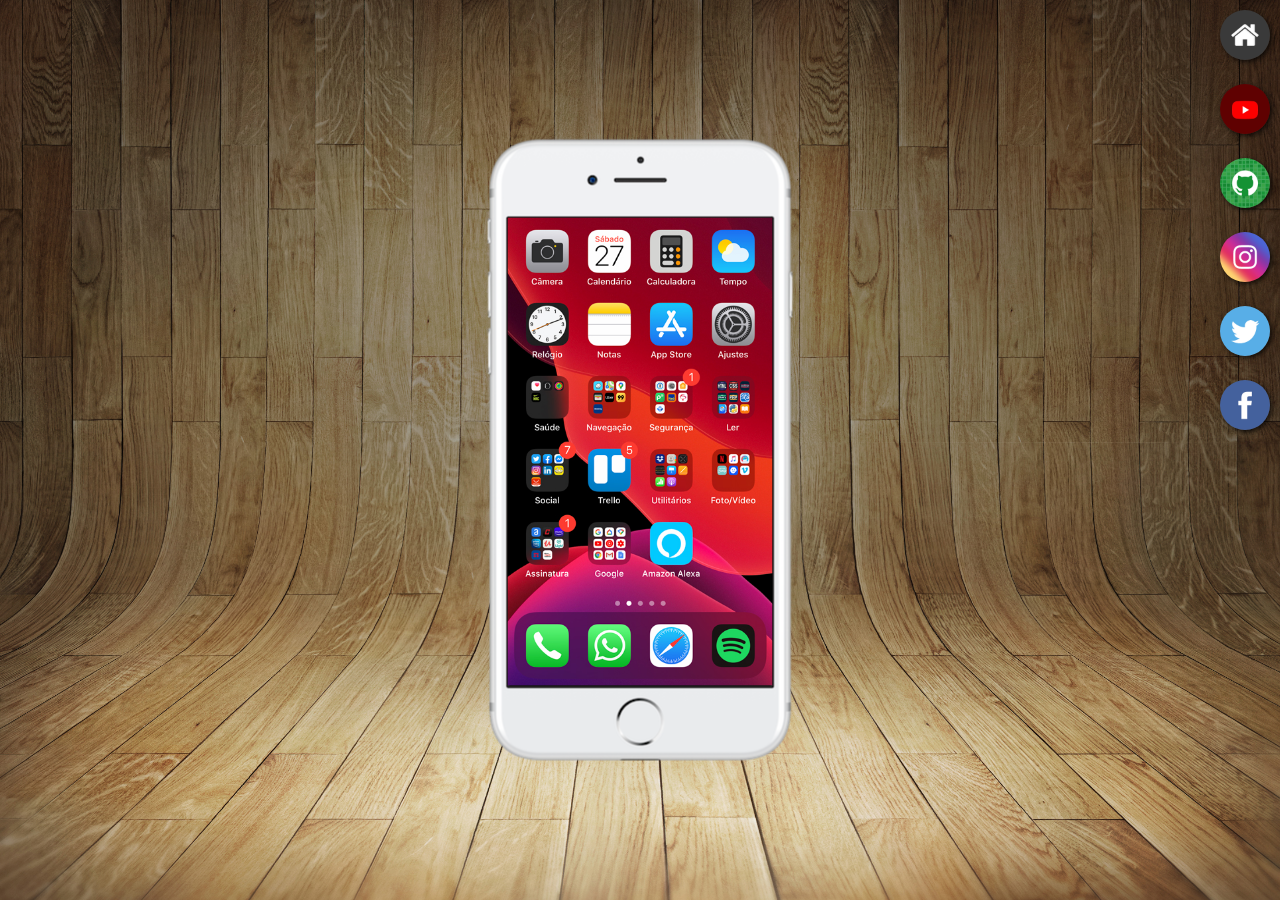
<file: index.html>
<!DOCTYPE html>
<html lang="pt-br">
<head>
    <meta charset="UTF-8">
    <meta http-equiv="X-UA-Compatible" content="IE=edge">
    <meta name="viewport" content="width=device-width, initial-scale=1.0">
    <link rel="shortcut icon" href="favicon.ico" type="image/x-icon">
    <link rel="stylesheet" href="estilos/style.css">
    <title>Projeto Redes Sociais</title>
</head>
<body>
    <main>
        <section id="telefone">
            <iframe src="home.html" name="tela" id="tela"  frameborder="0"></iframe>
        </section>
        <section id="redes-sociais">
            <a href="home.html" target="tela"><img src="imagens/logo-home.jpg" alt="Home"></a><br>
            <a href="youtube.html" target="tela"><img src="imagens/logo-youtube.jpg" alt="Youtube"></a><br>
            <a href="github.html" target="tela"><img src="imagens/logo-github.jpg" alt="Github"></a><br>
            <a href="instagram.html" target="tela"><img src="imagens/logo-instagram.jpg" alt="Instagram"></a><br>
            <a href="twitter.html" target="tela"><img src="imagens/logo-twitter.jpg" alt="Twitter"></a><br>
            <a href="facebook.html" target="tela"><img src="imagens/logo-facebook.jpg" alt="Facebook"></a>
        </section>
    </main>
</body>
</html>
</file>
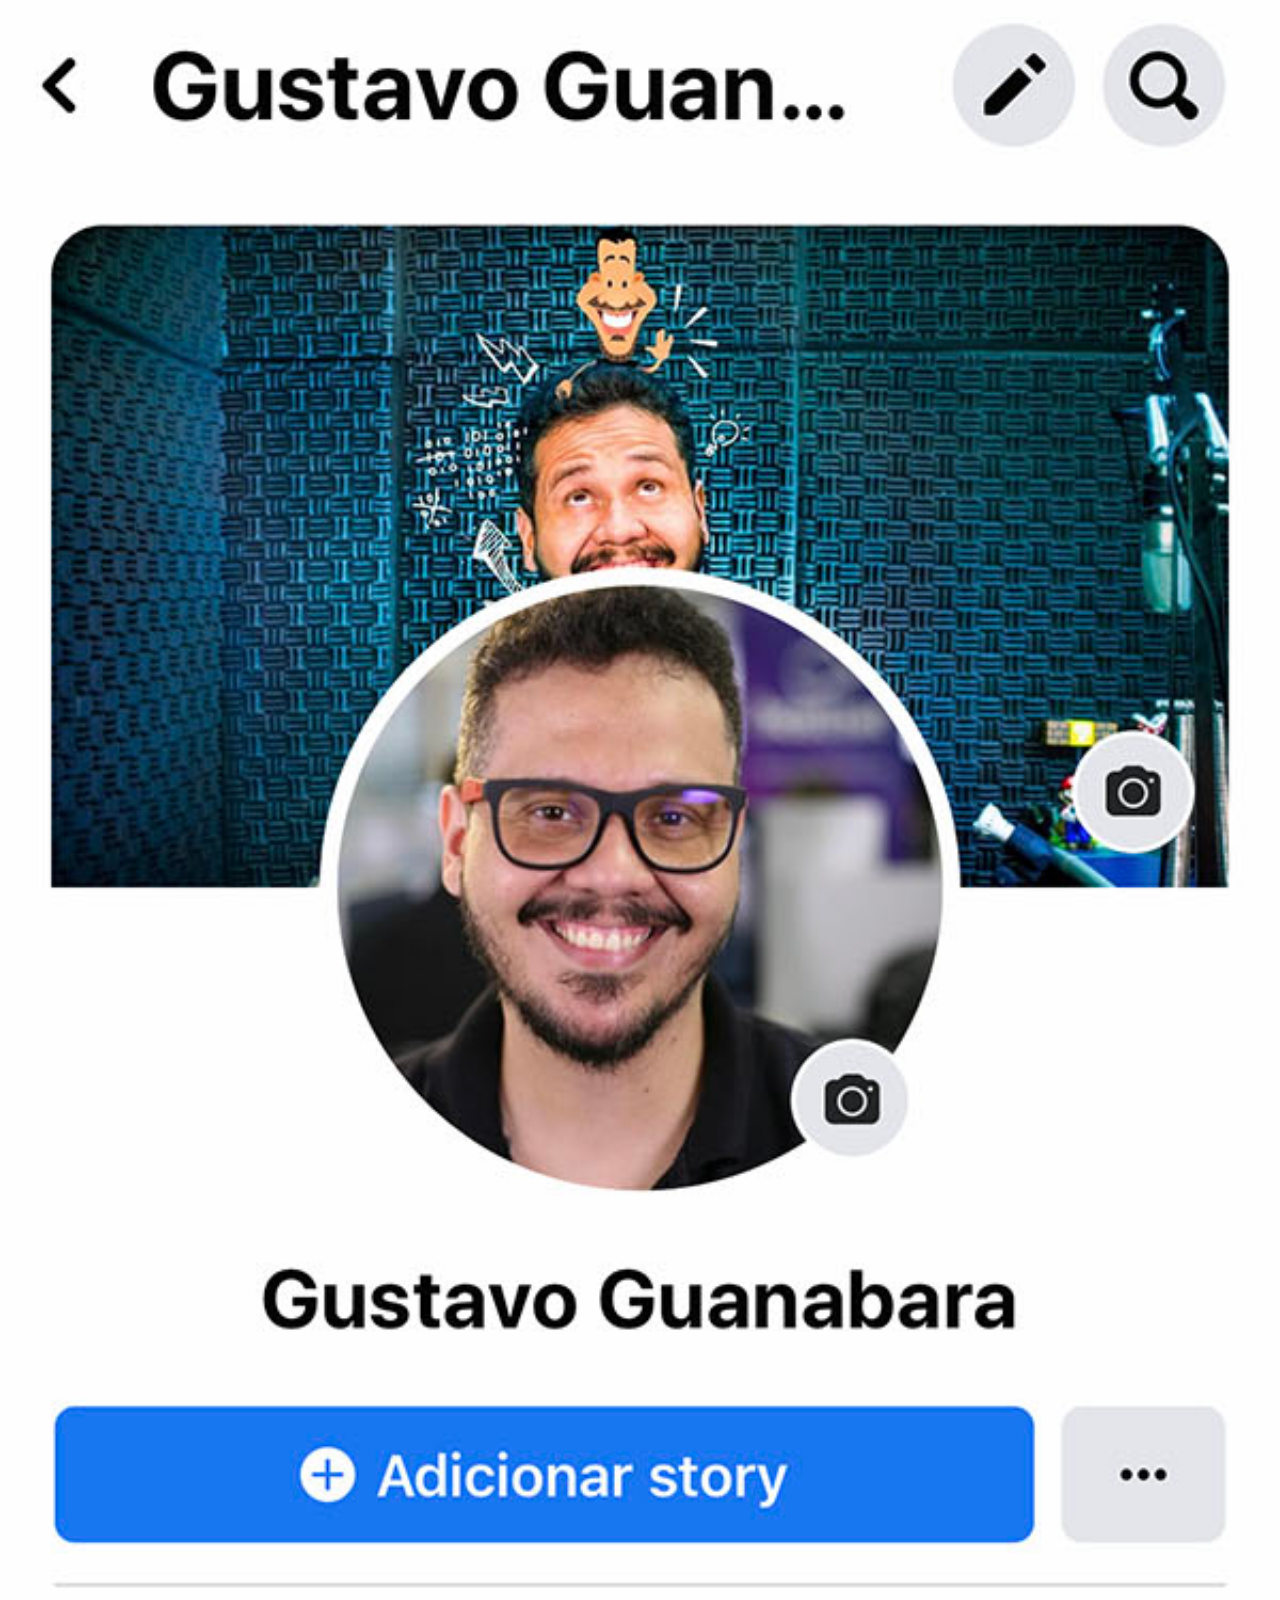
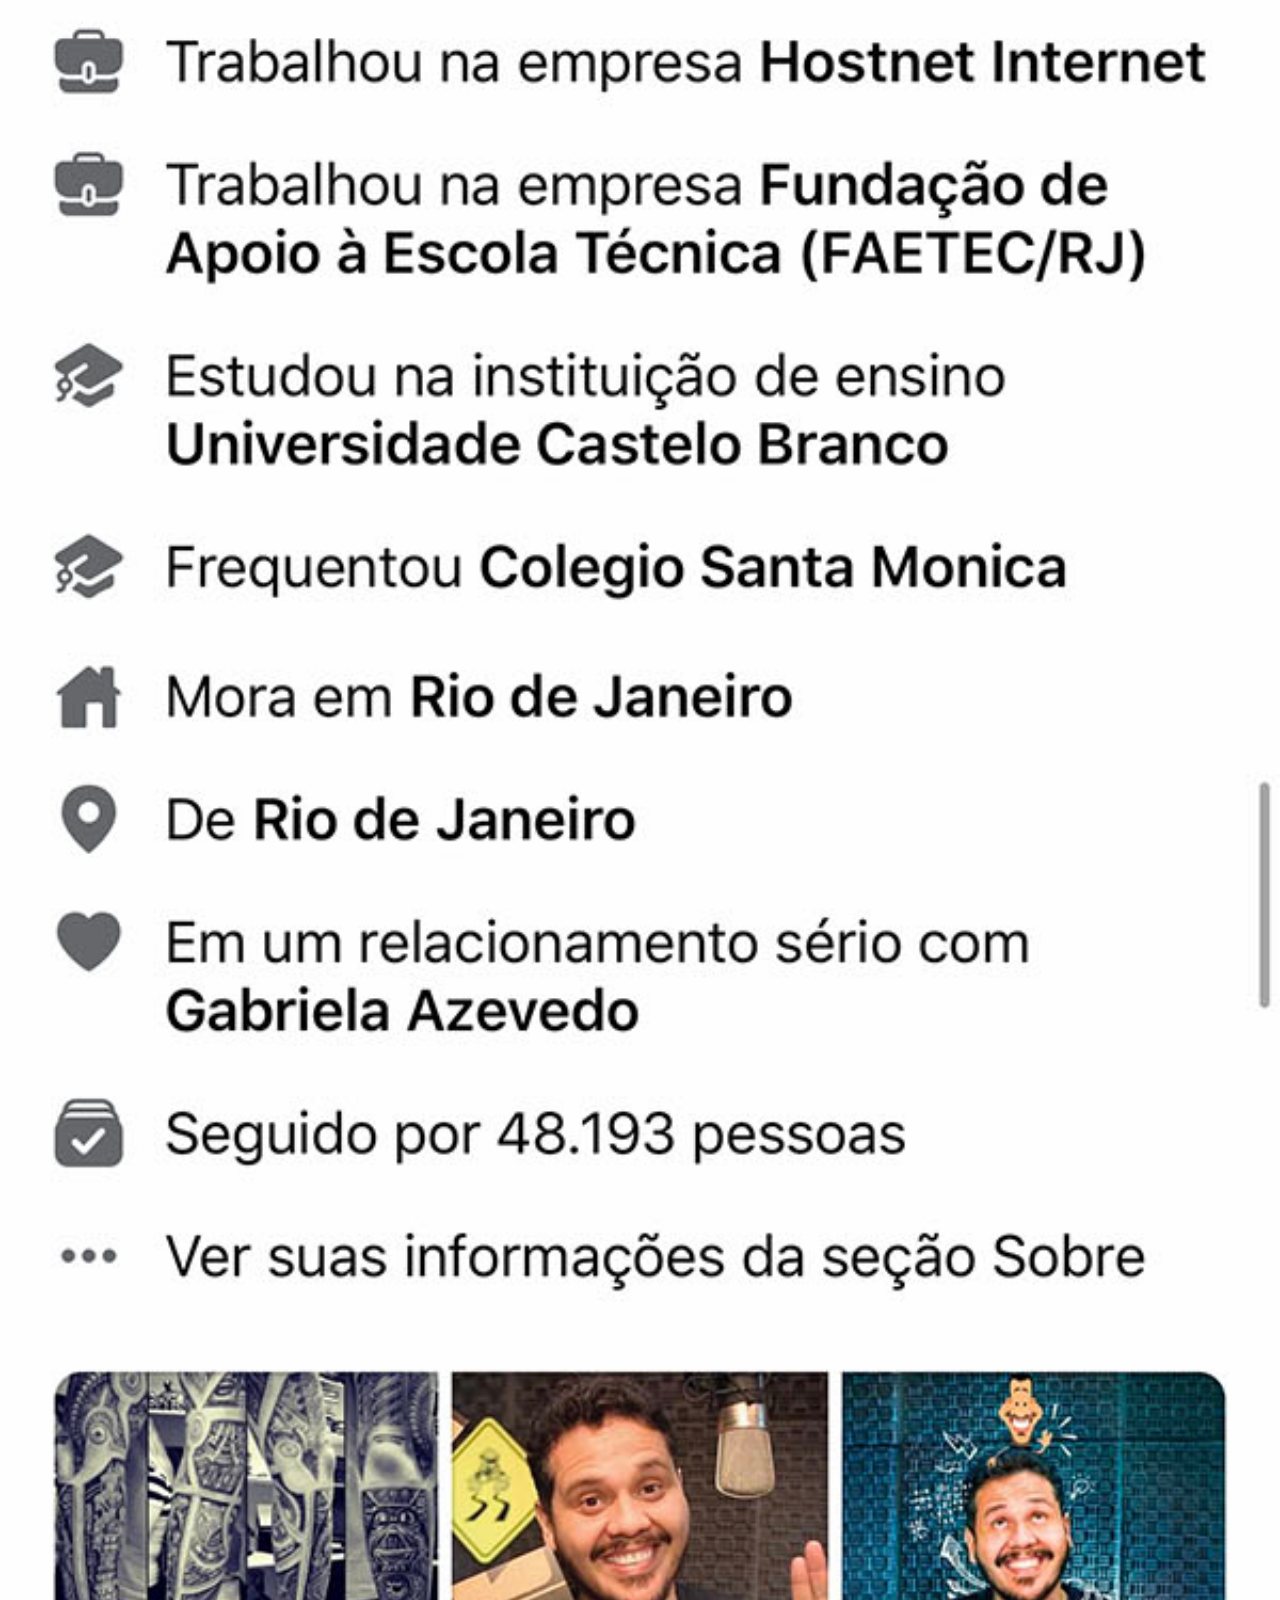
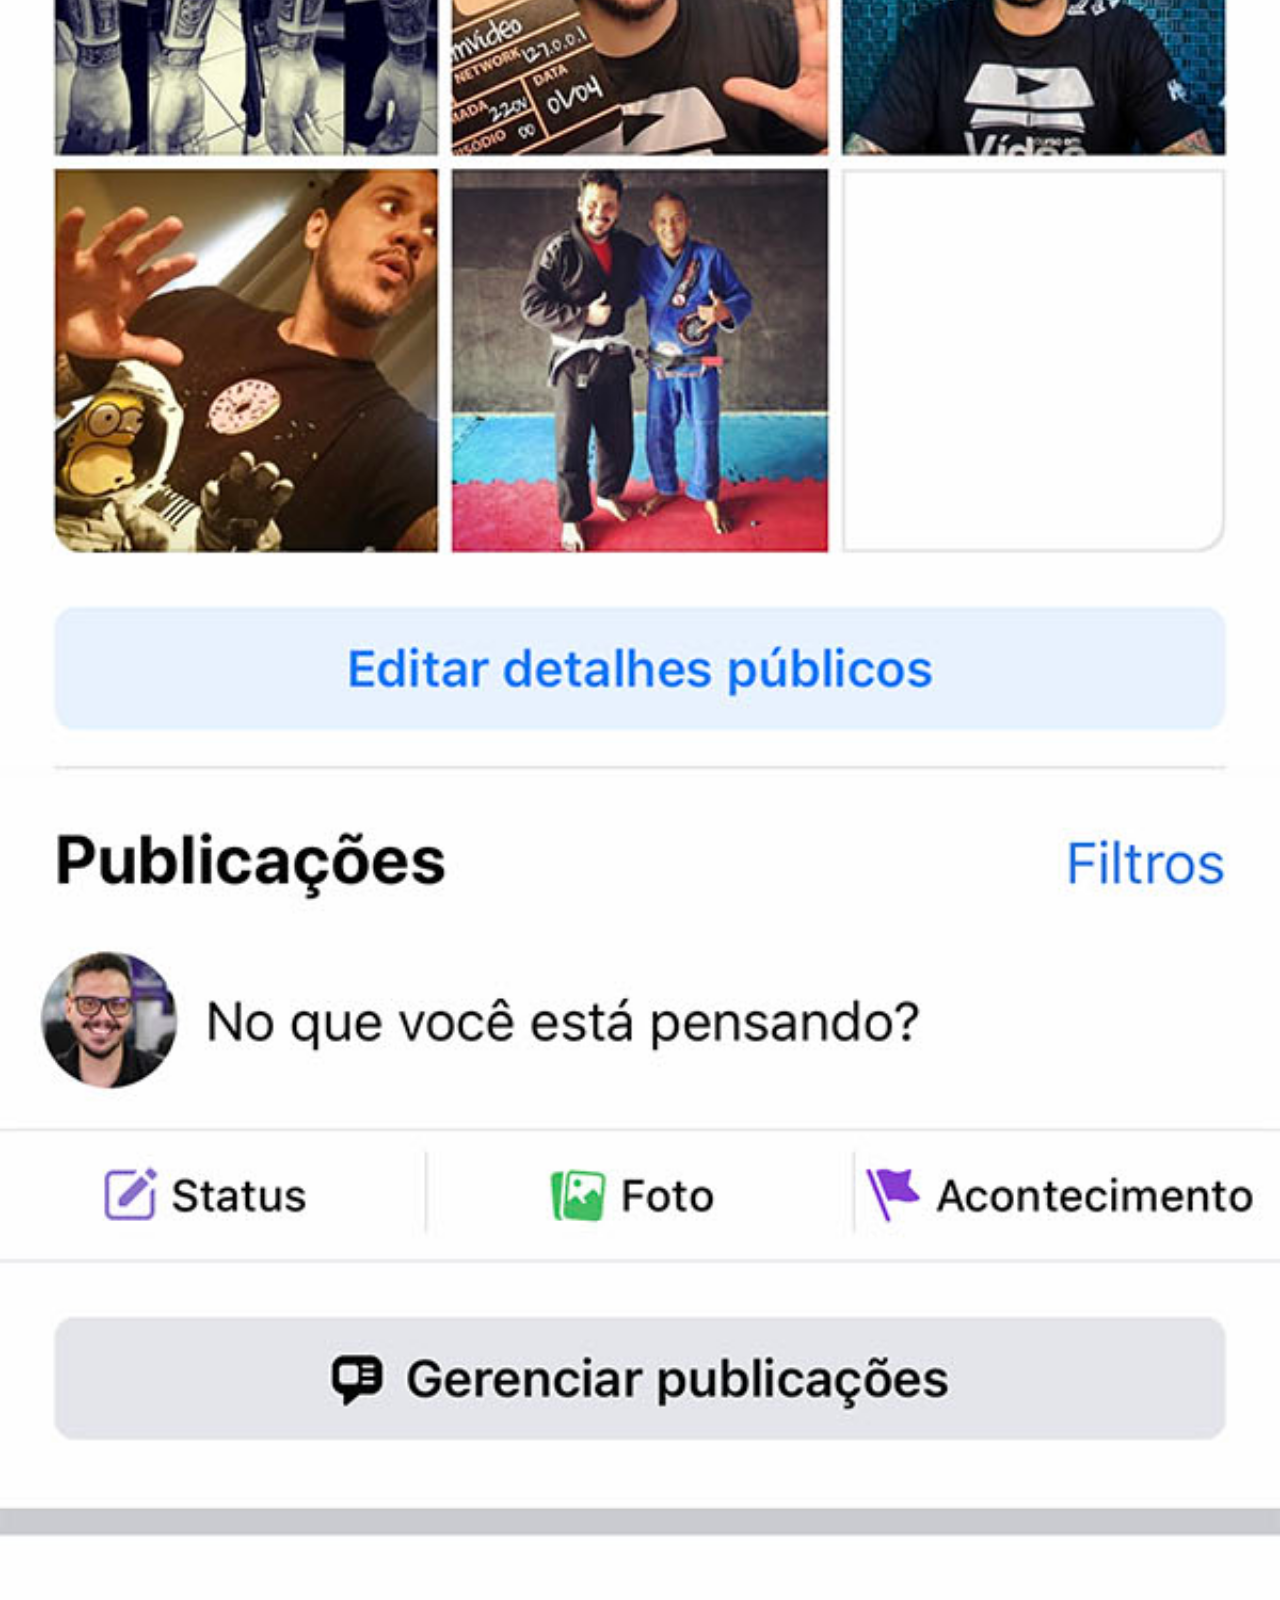
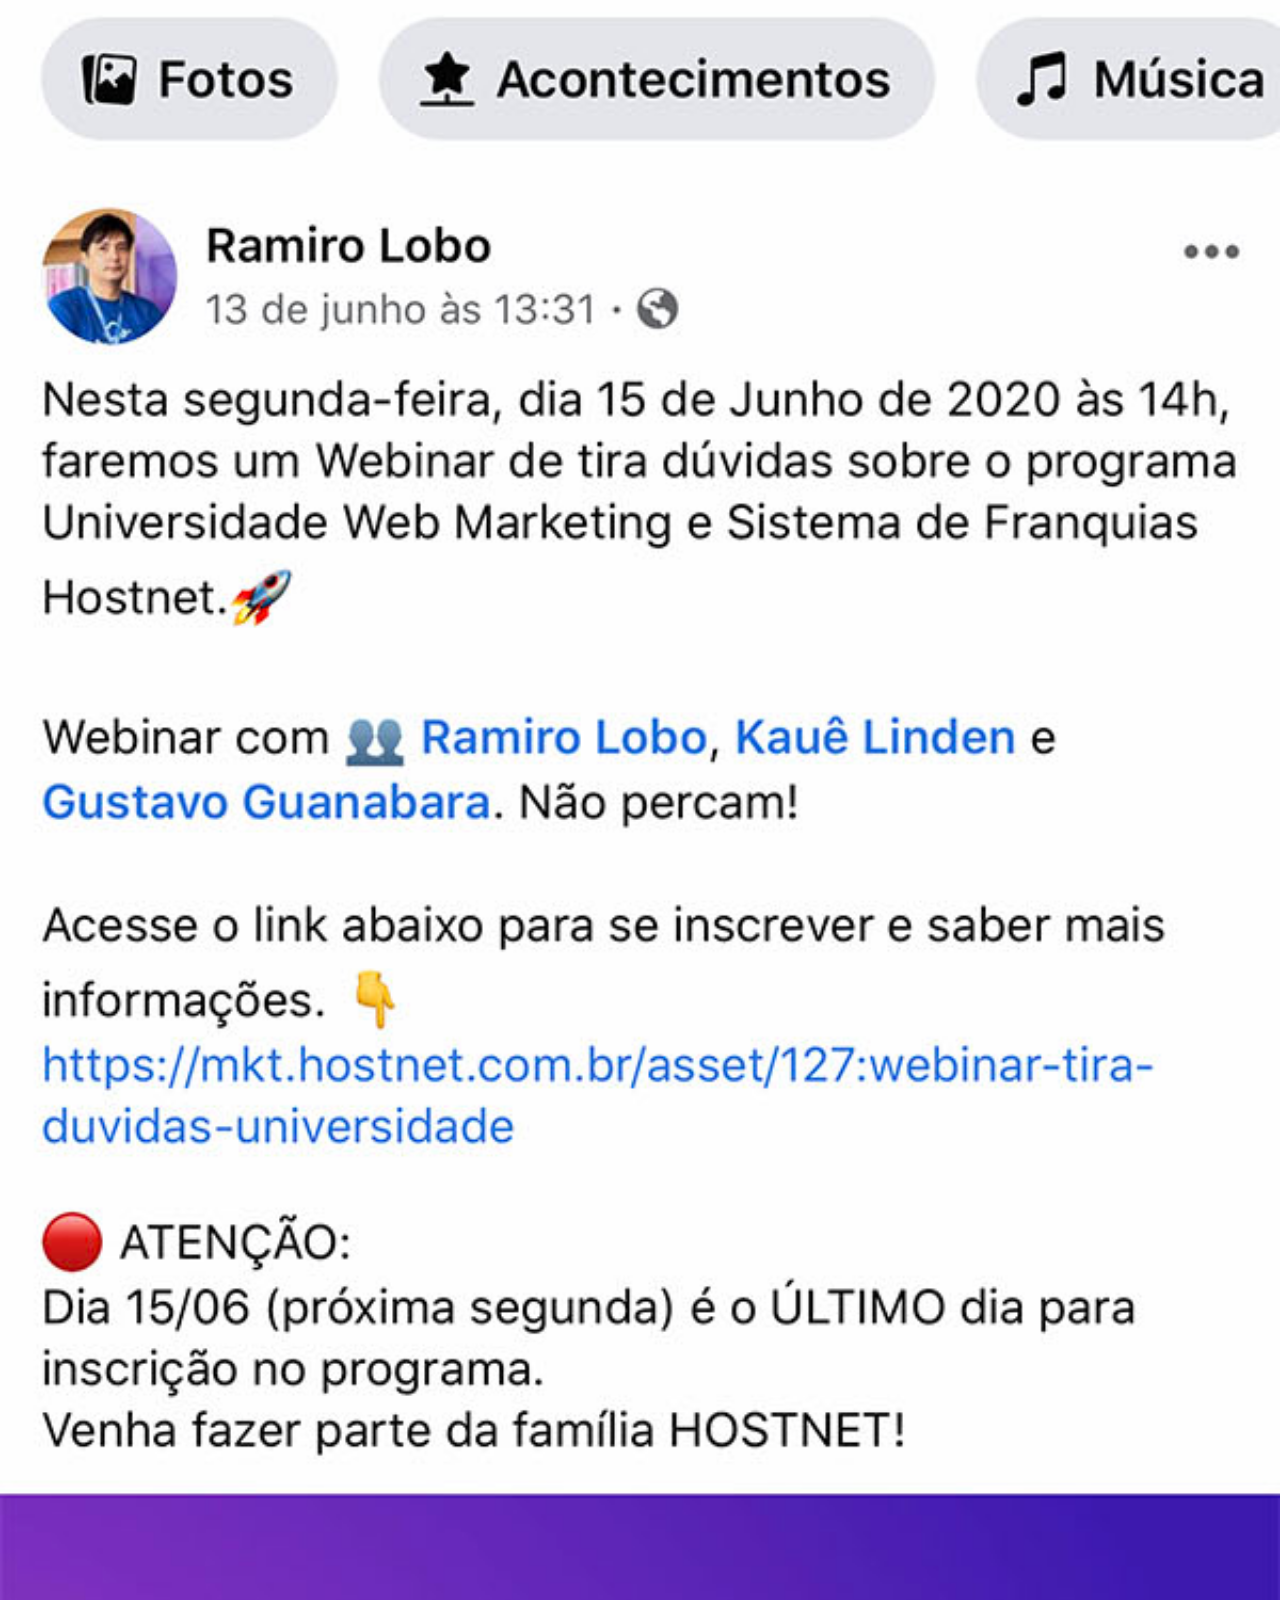
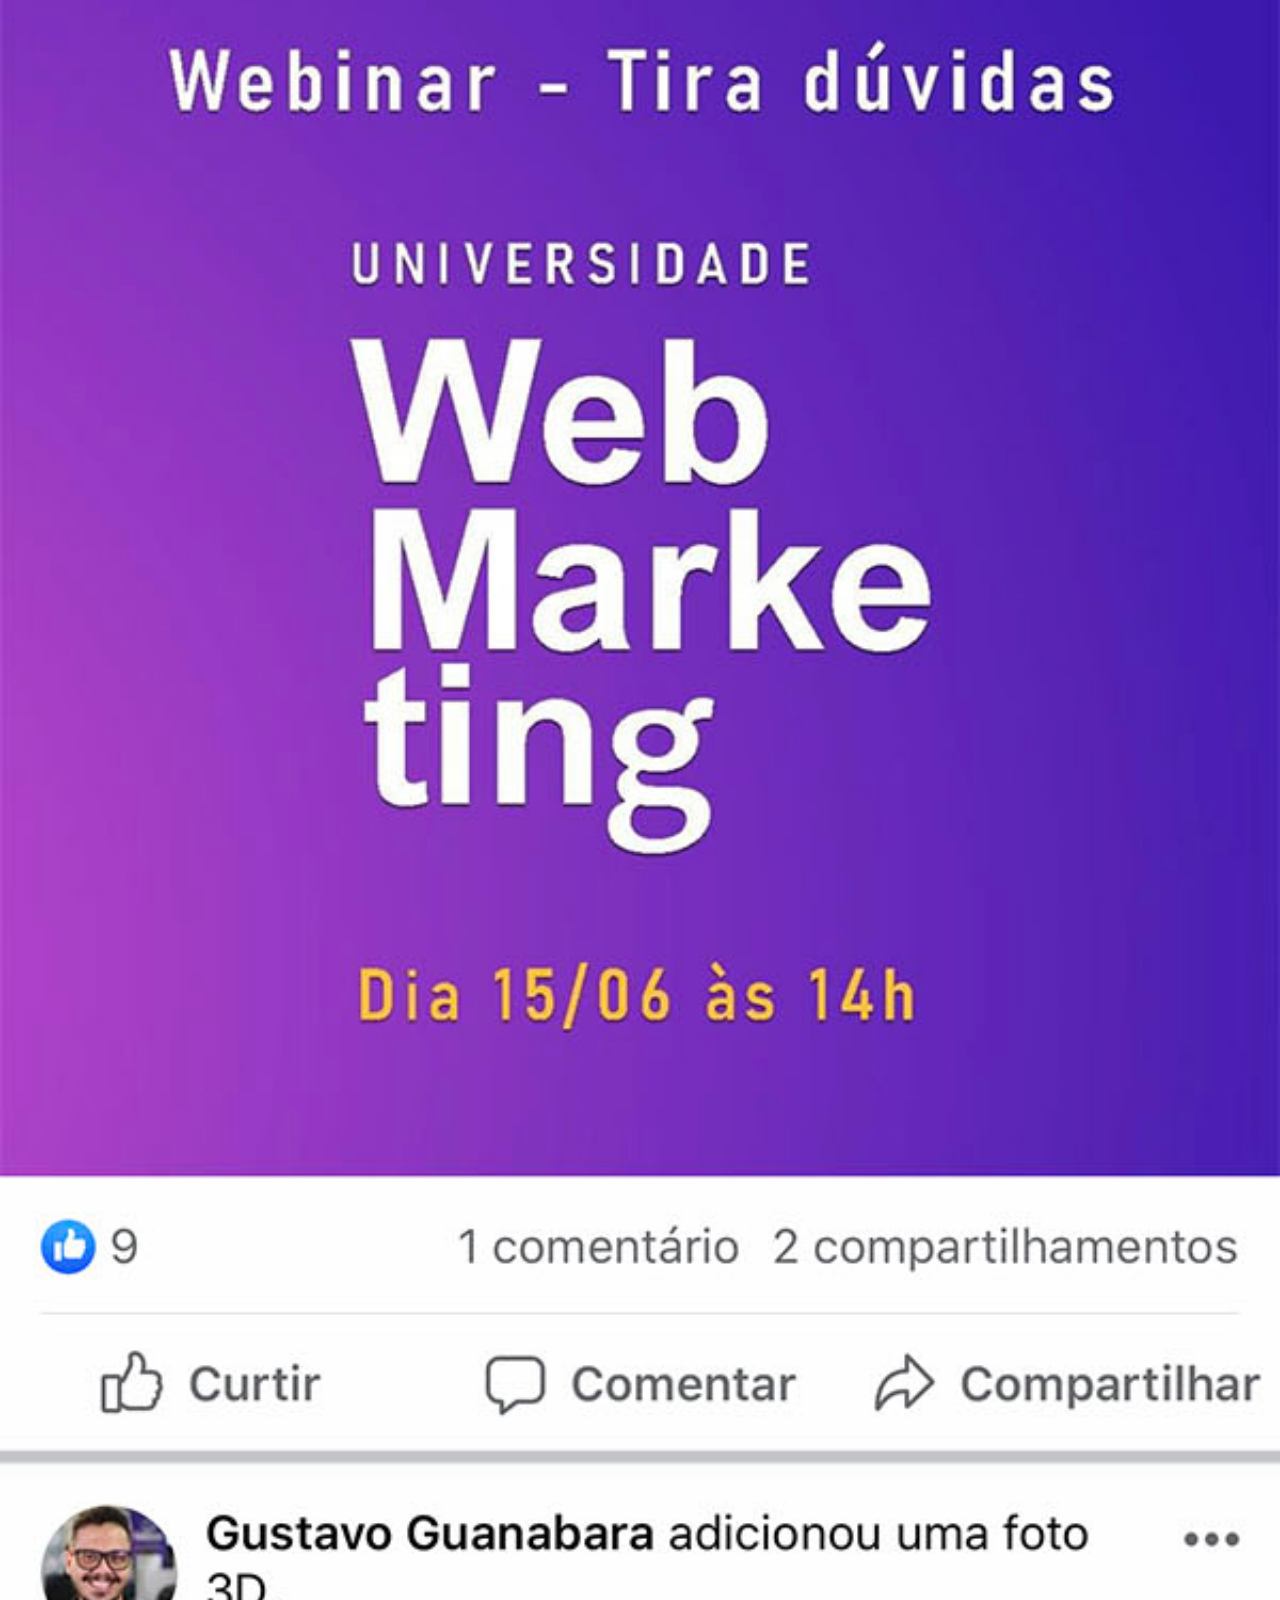
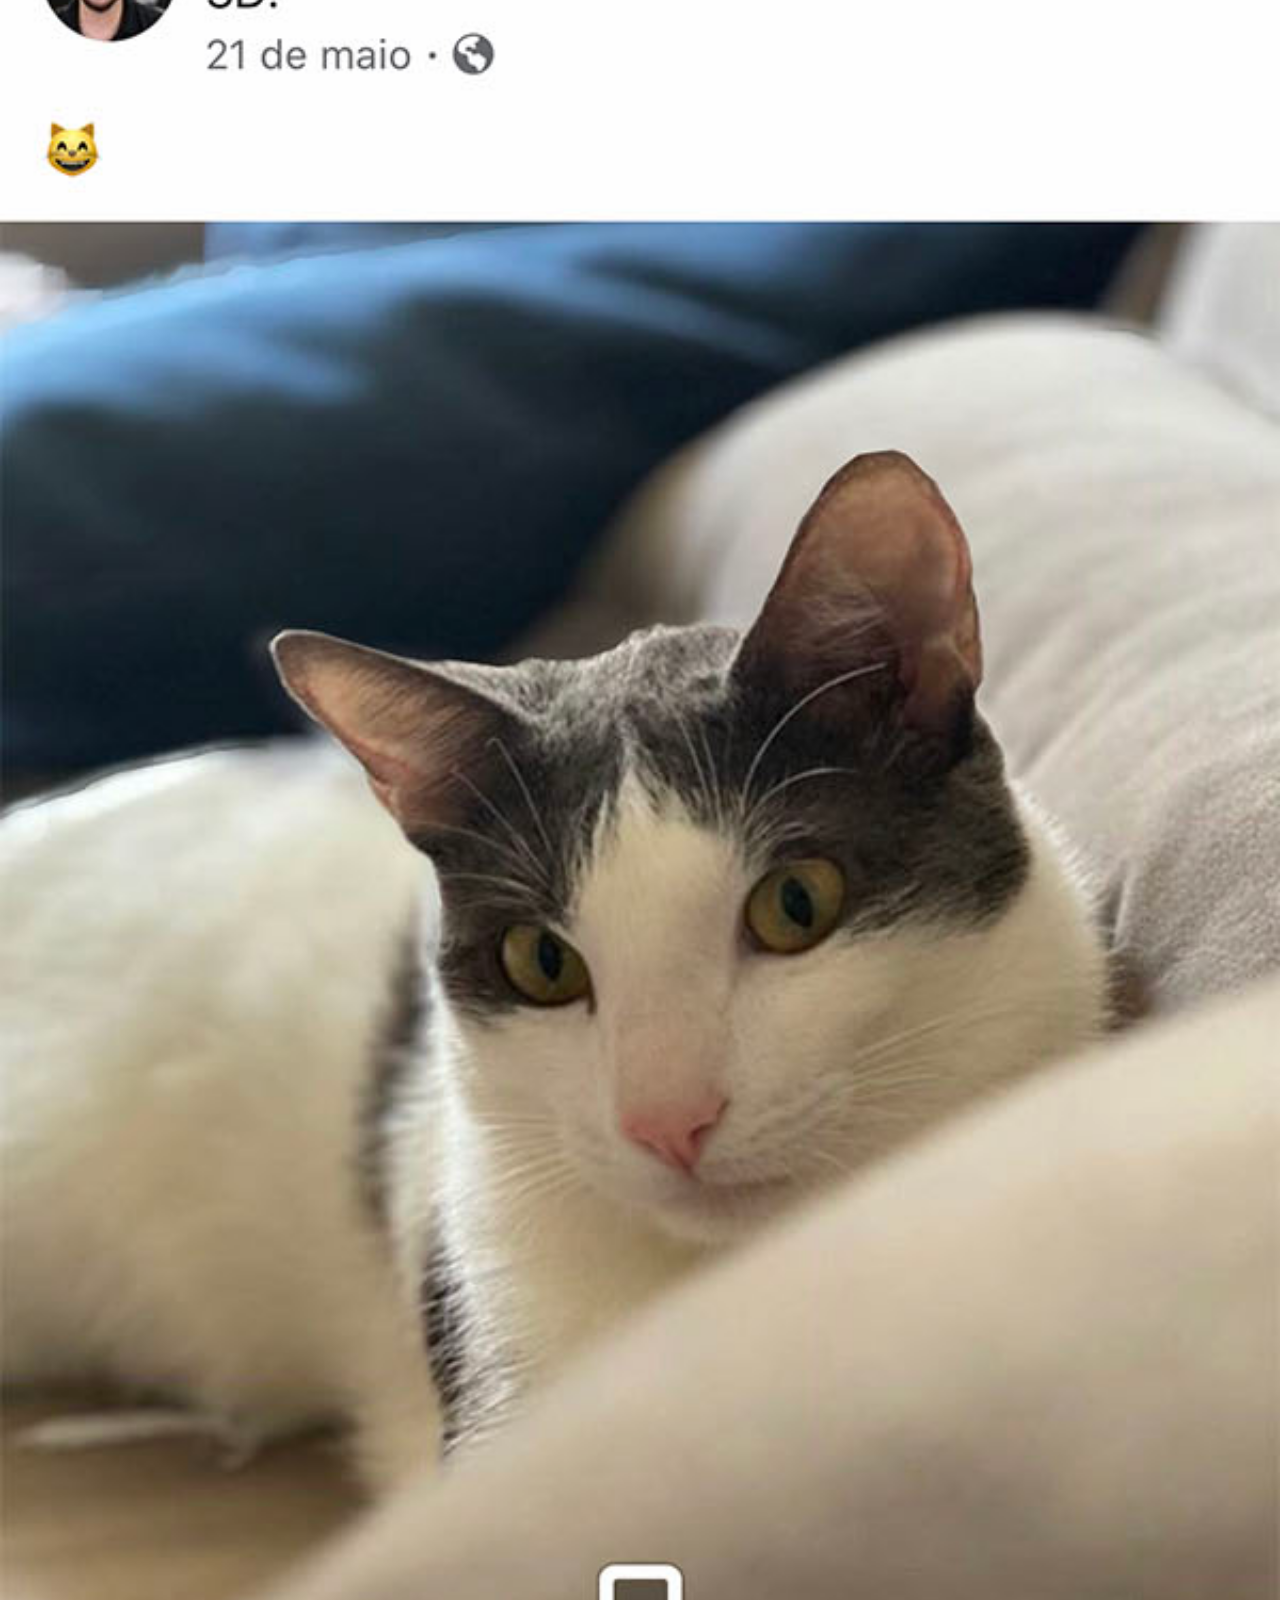
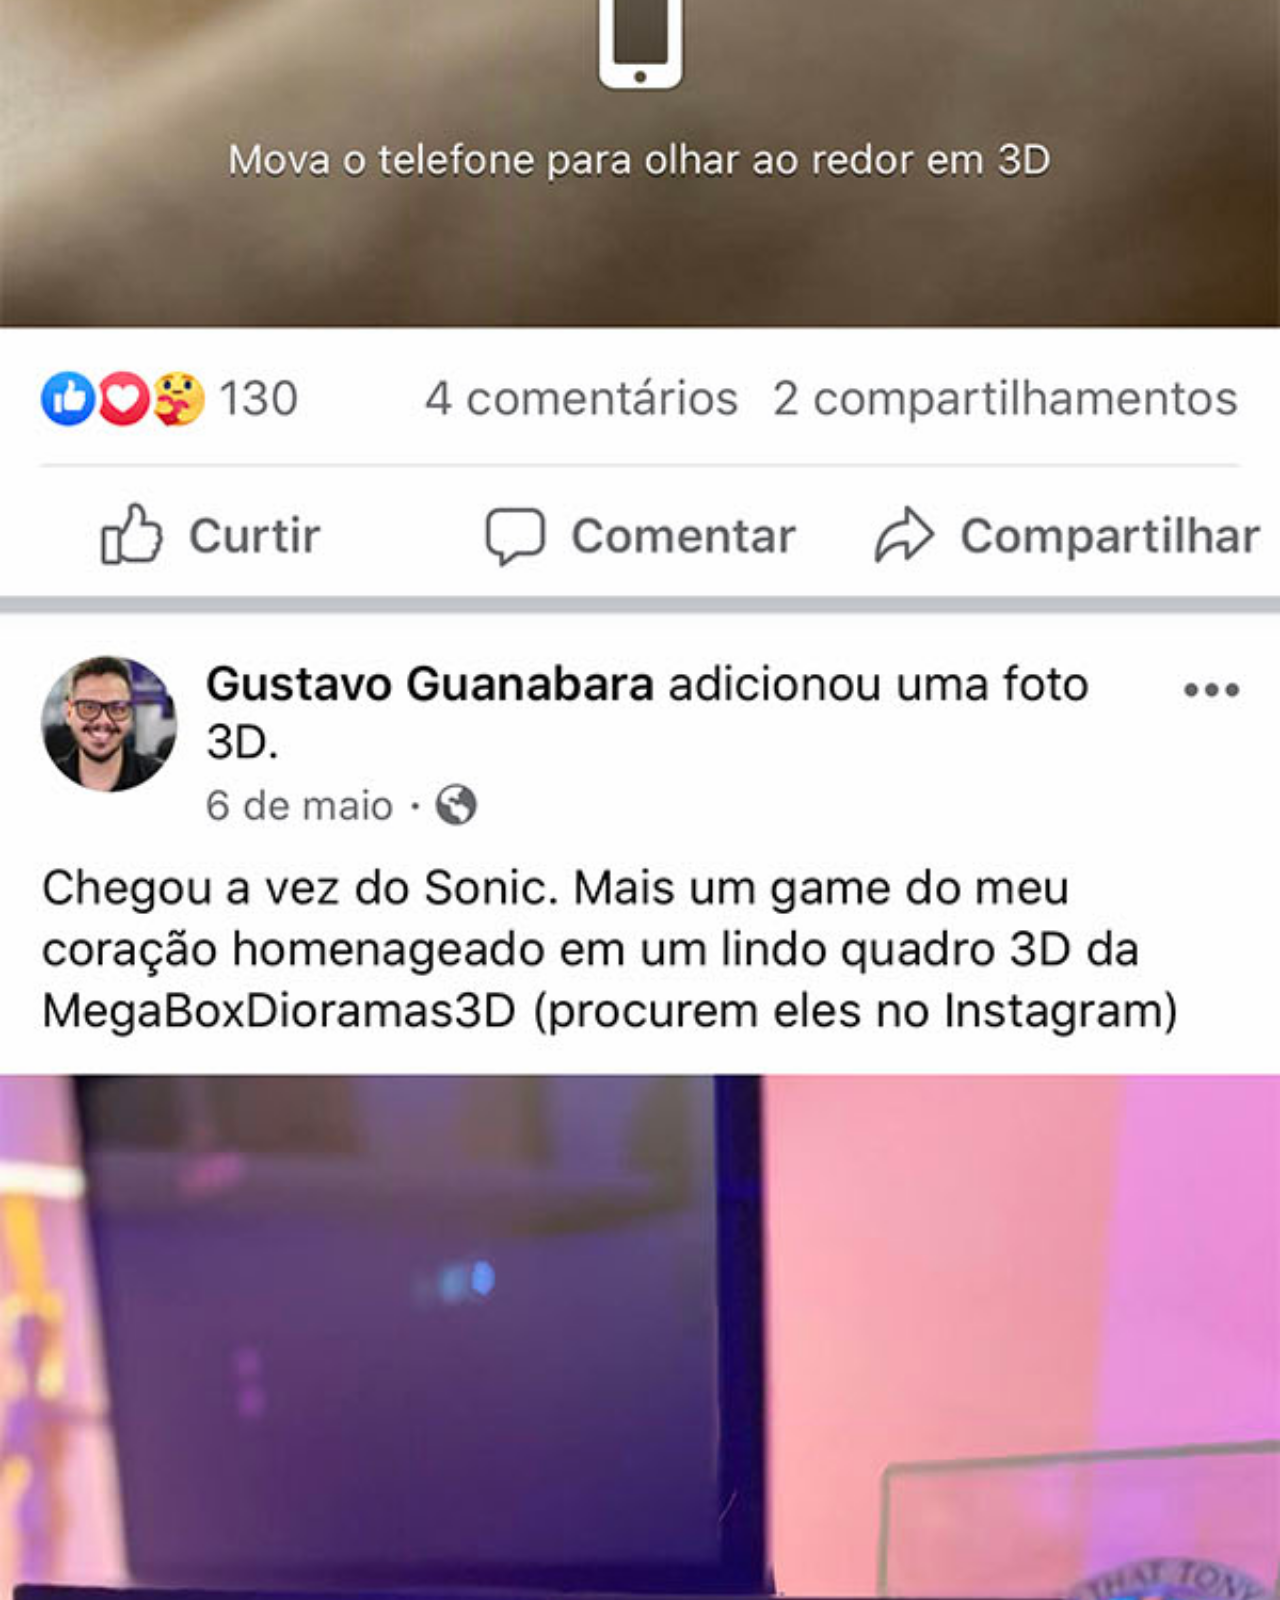
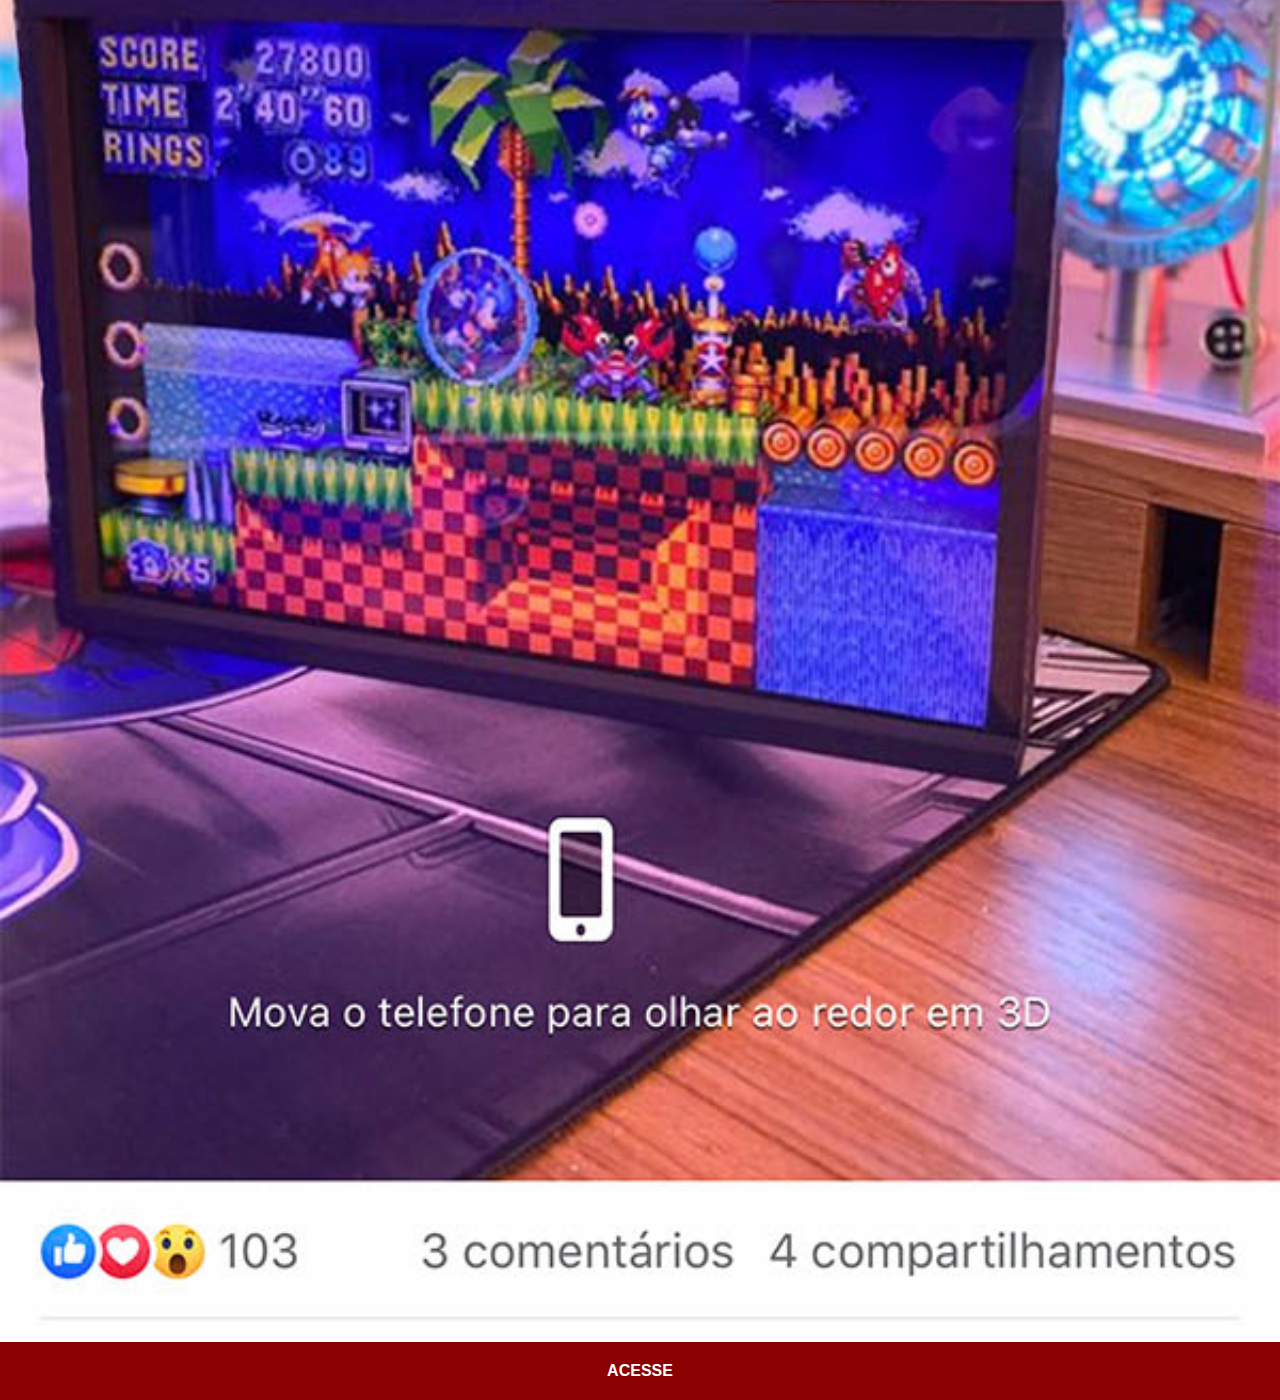
<file: facebook.html>
<!DOCTYPE html>
<html lang="pt-br">
<head>
    <meta charset="UTF-8">
    <meta http-equiv="X-UA-Compatible" content="IE=edge">
    <meta name="viewport" content="width=device-width, initial-scale=1.0">
    <link rel="stylesheet" href="estilos/social.css">
    <title>Facebook</title>
</head>
<body>
    <img src="imagens/tela-facebook.jpg" alt="Facebook">
    <a href="https://www.facebook.com/" target="_blank">ACESSE</a>
</body>
</html>
</file>
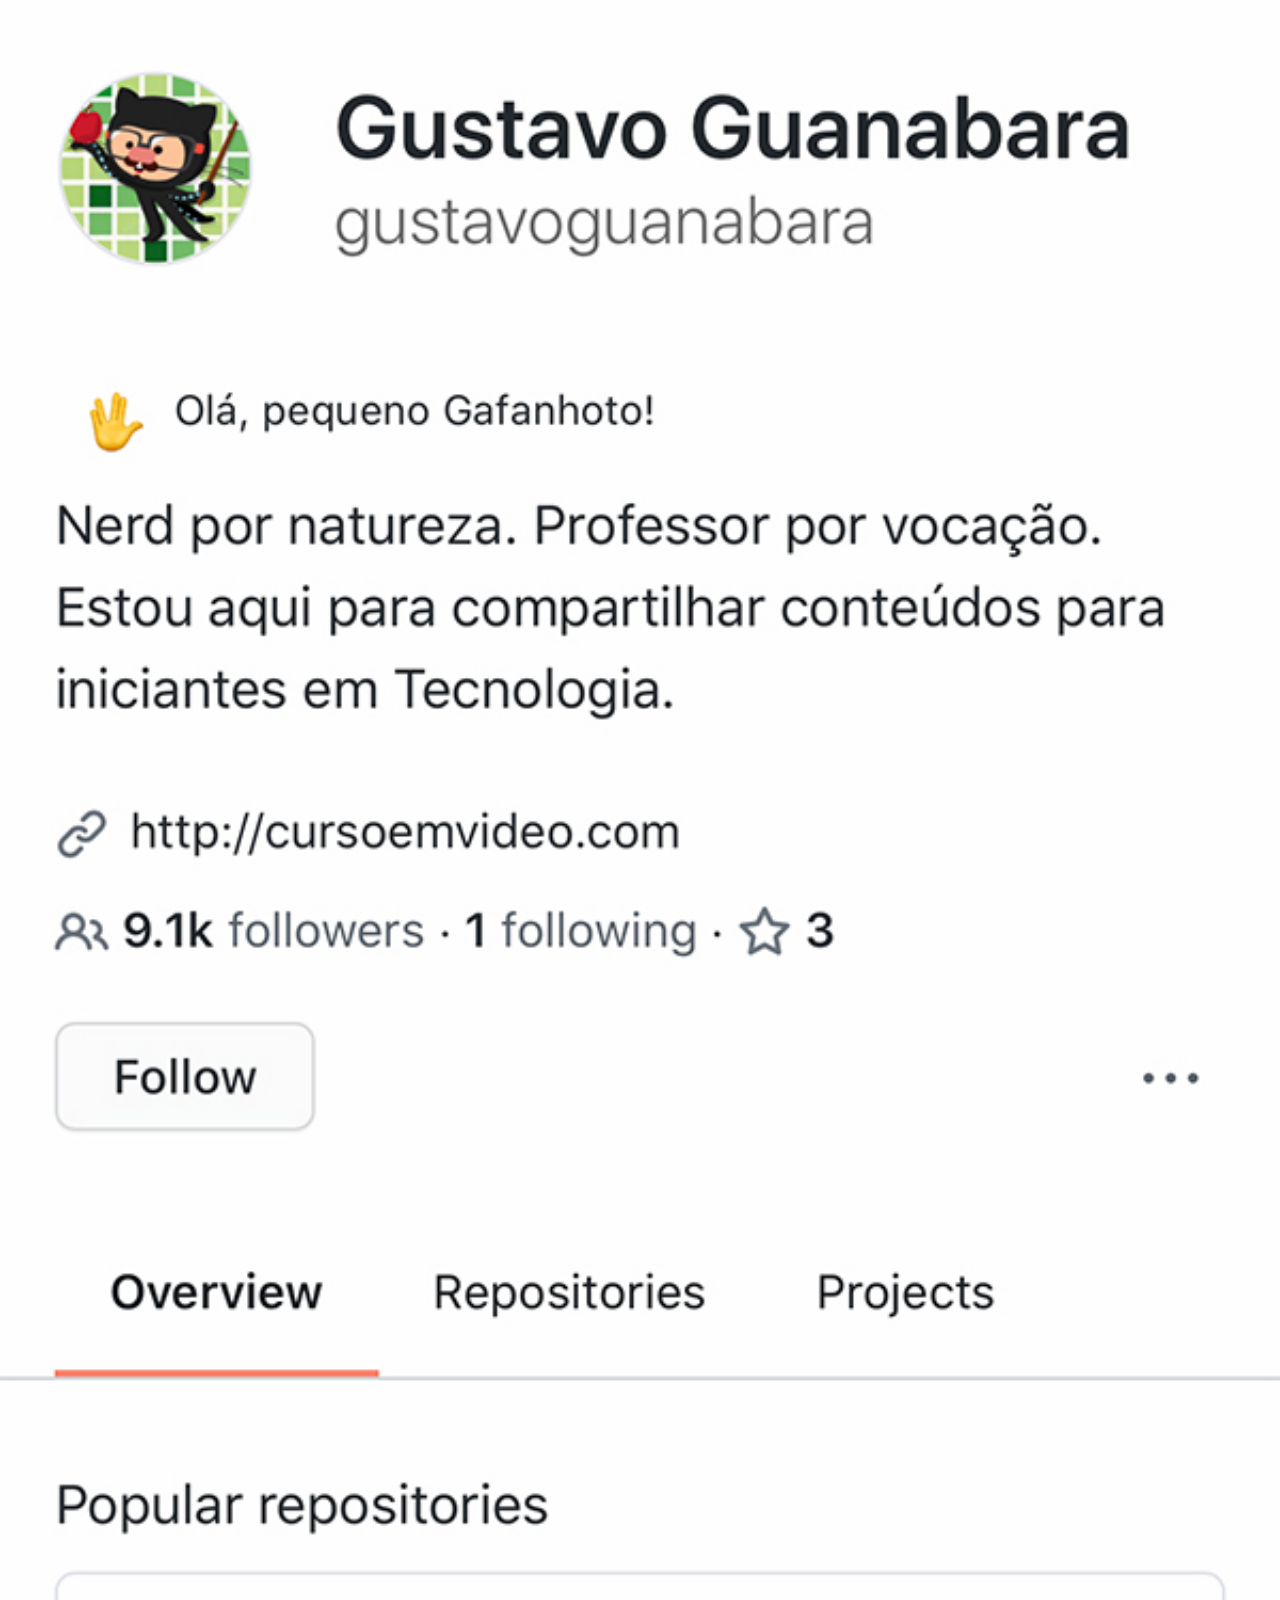
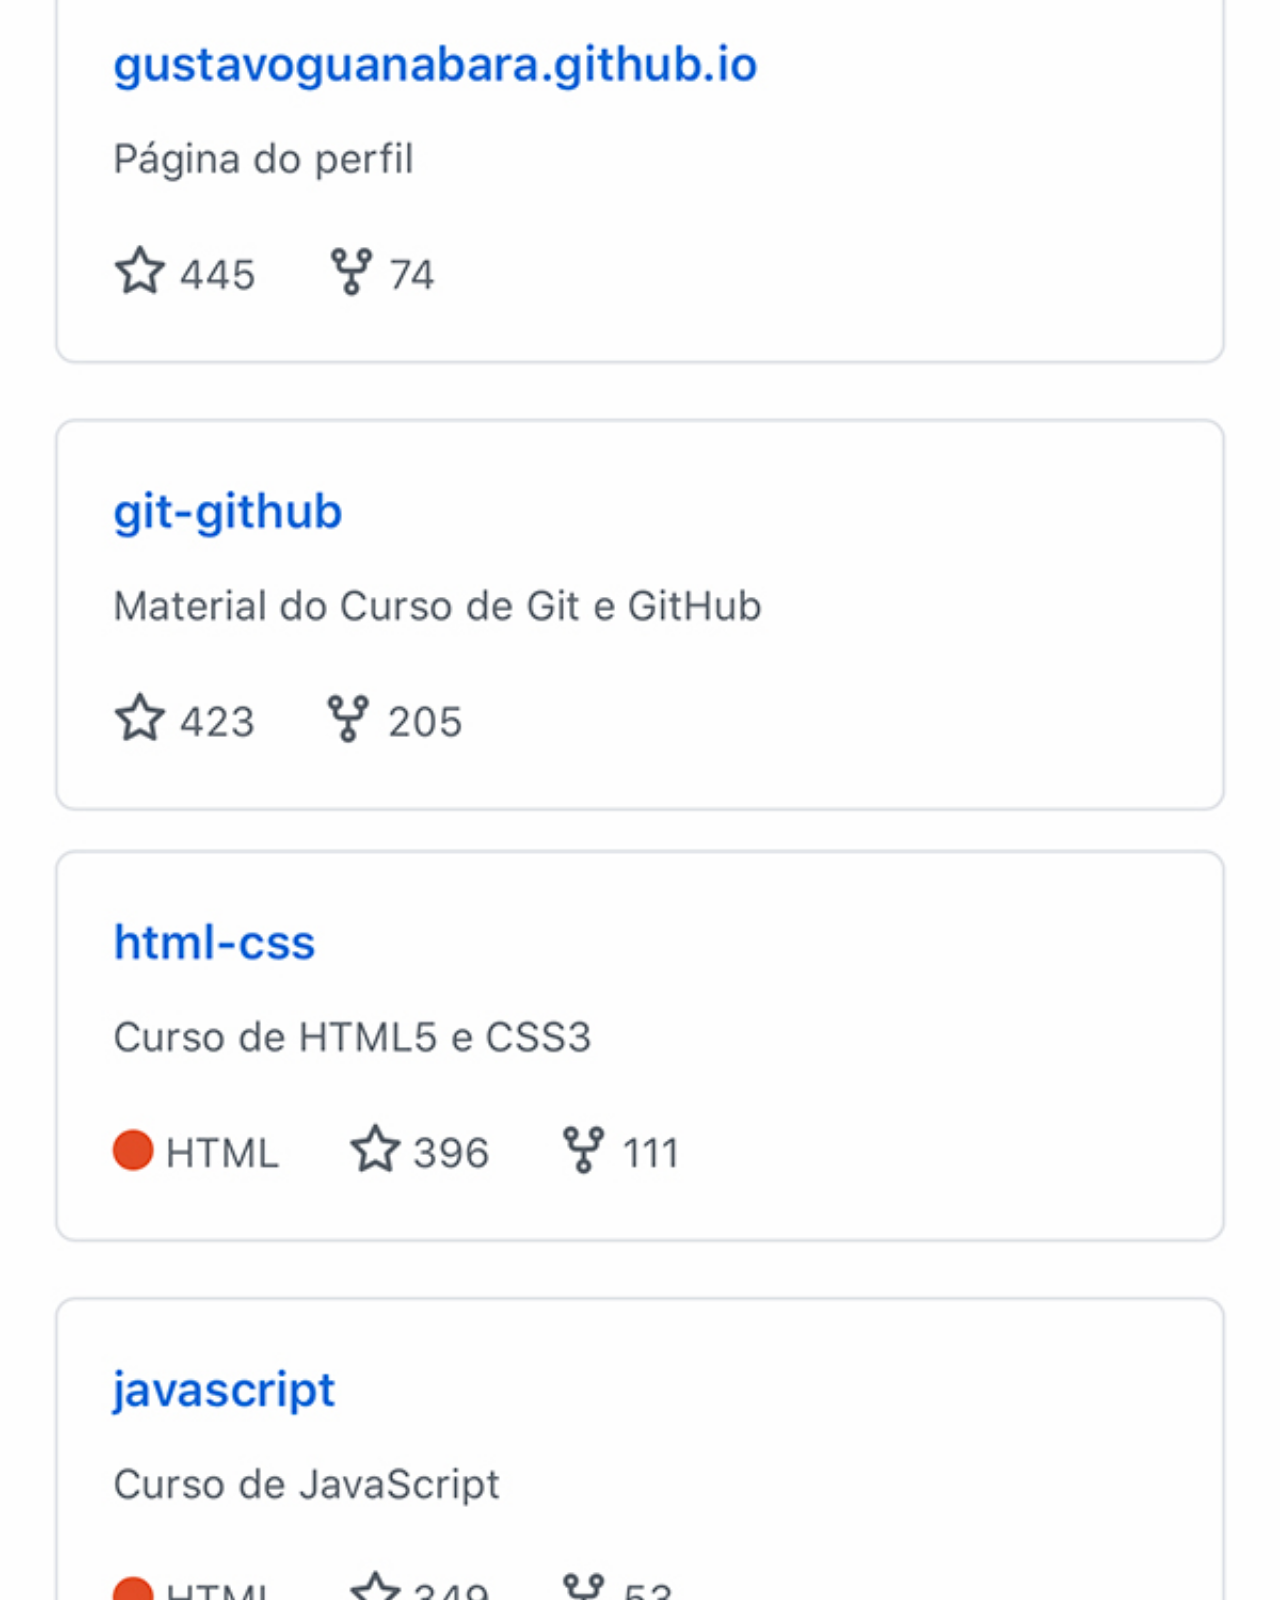
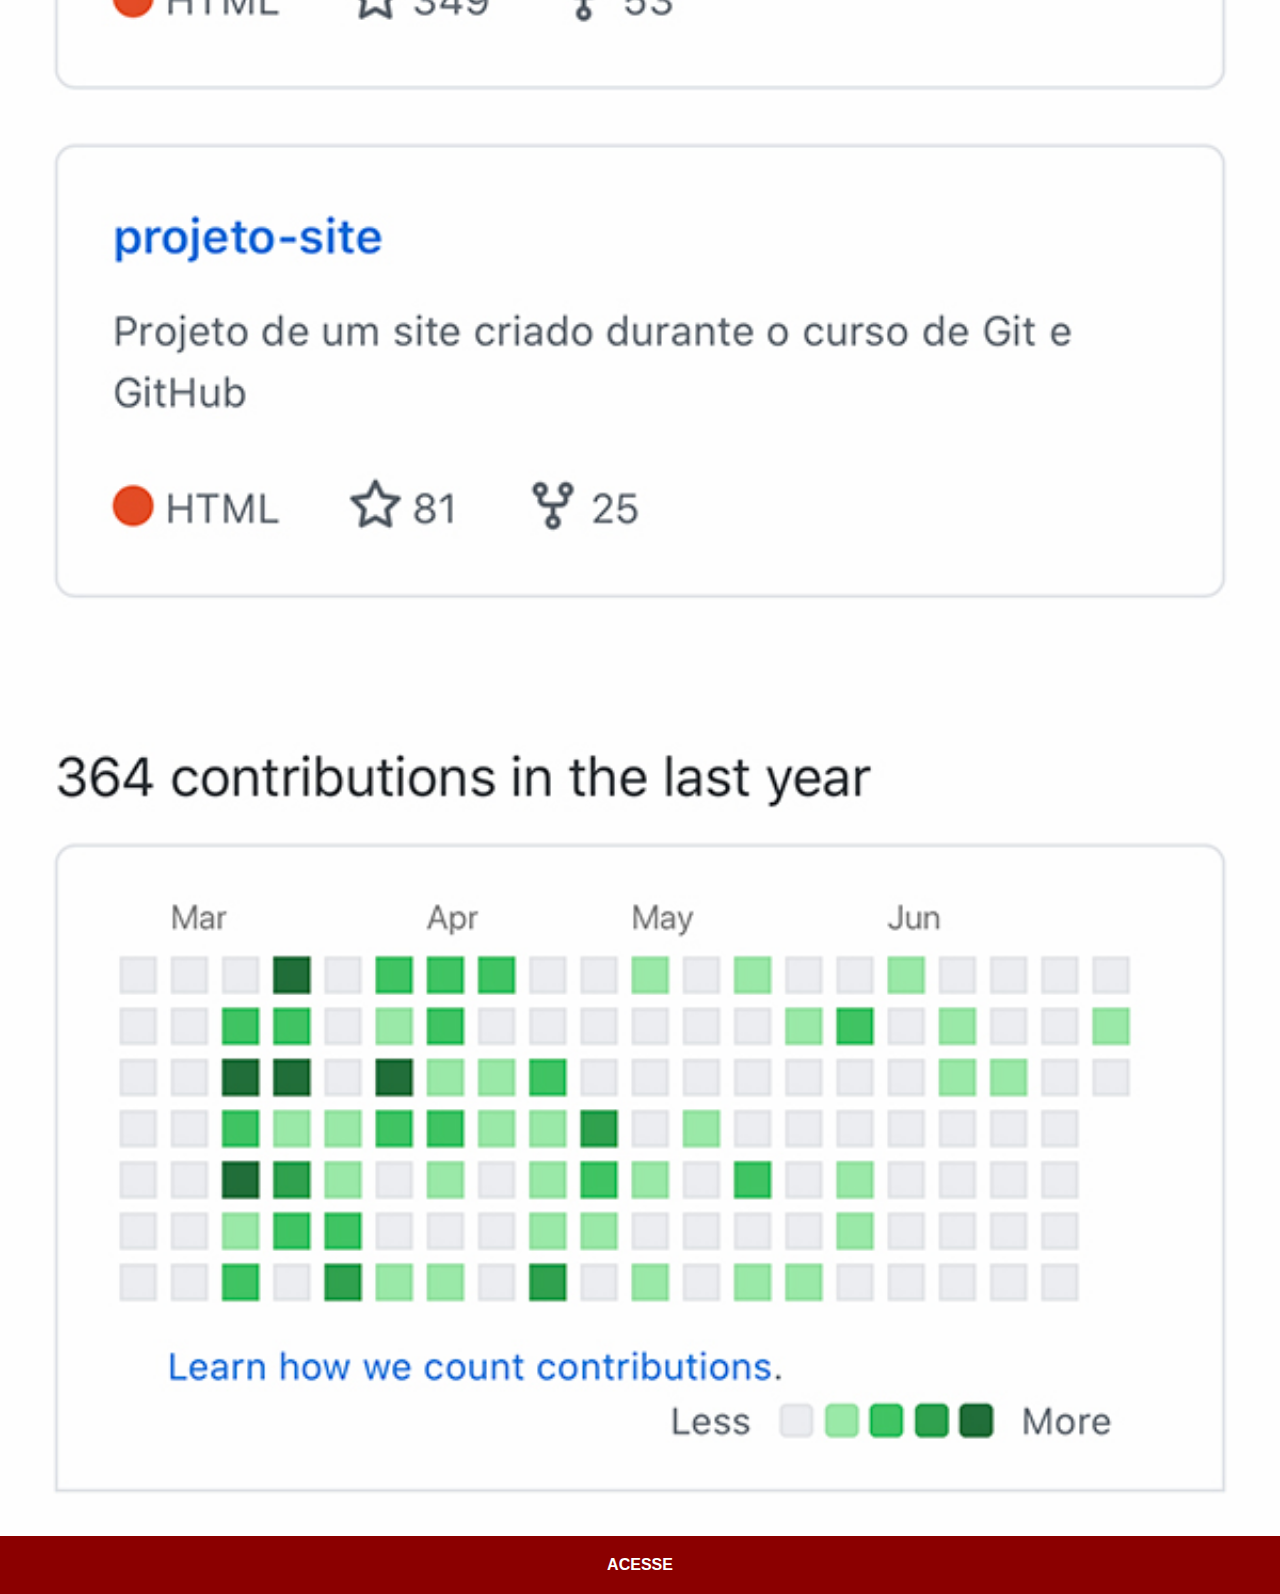
<file: github.html>
<!DOCTYPE html>
<html lang="pt-br">
<head>
    <meta charset="UTF-8">
    <meta http-equiv="X-UA-Compatible" content="IE=edge">
    <meta name="viewport" content="width=device-width, initial-scale=1.0">
    <link rel="stylesheet" href="estilos/social.css">
    <title>Github</title>
</head>
<body>
    <img src="imagens/tela-github.jpg" alt="Youtube">
    <a href="https://github.com/" target="_blank">ACESSE</a>
</body>
</html>
</file>
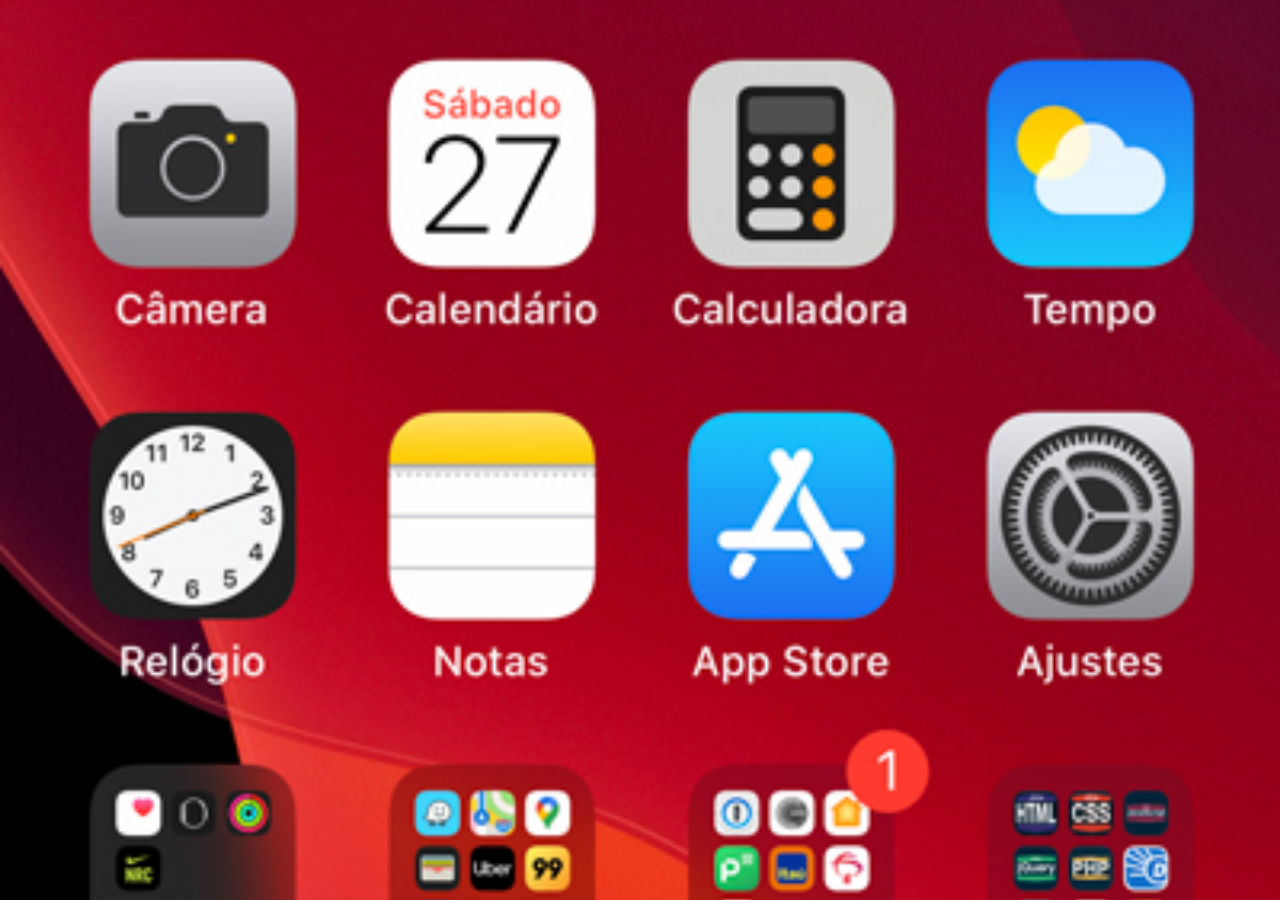
<file: home.html>
<!DOCTYPE html>
<html lang="pt-br">
<head>
    <meta charset="UTF-8">
    <meta http-equiv="X-UA-Compatible" content="IE=edge">
    <meta name="viewport" content="width=device-width, initial-scale=1.0">
    <title>Home</title>
</head>
<style>
    *{
        margin: 0px;
        padding: 0px;
    }

    body{
        width: 100vw;
        height: 100vh;
        background: black url('imagens/tela-home.jpg' ) no-repeat top center;
        background-size: cover;
    }
</style>
<body>
    
</body>
</html>
</file>
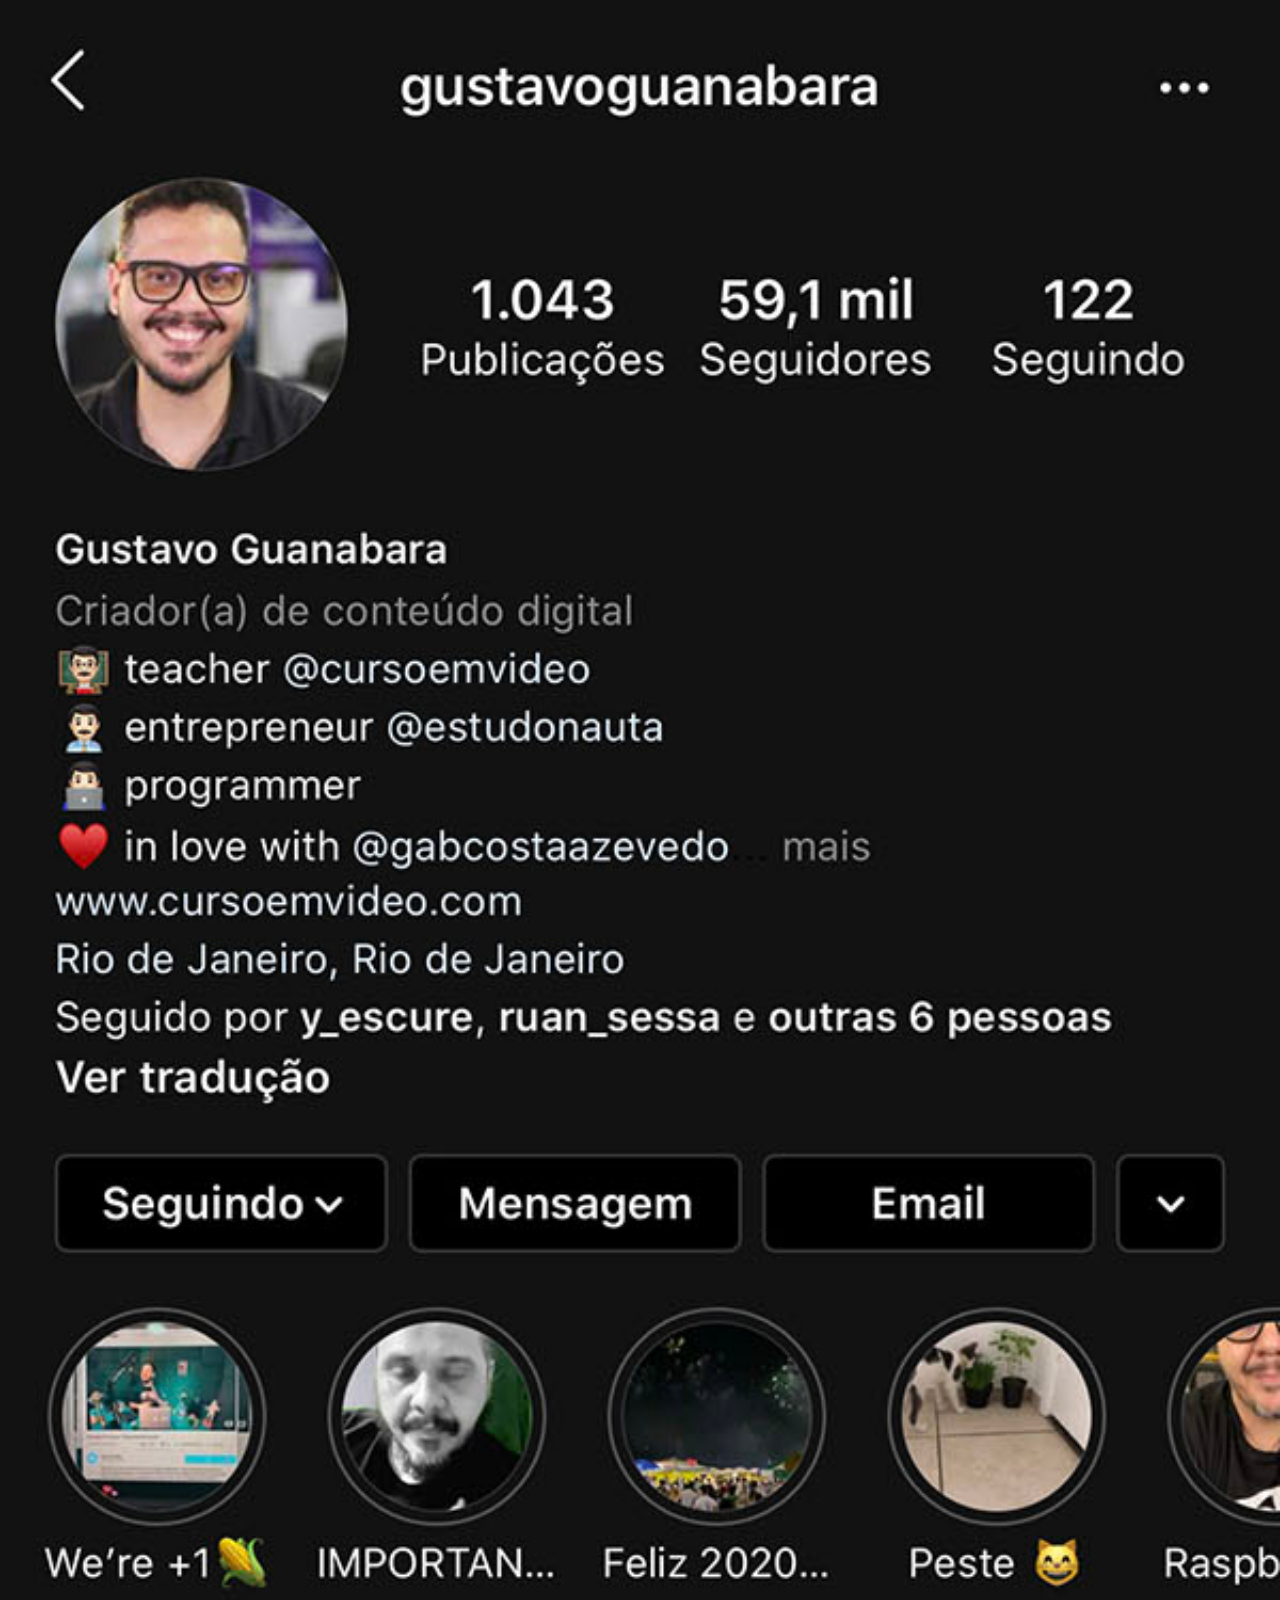
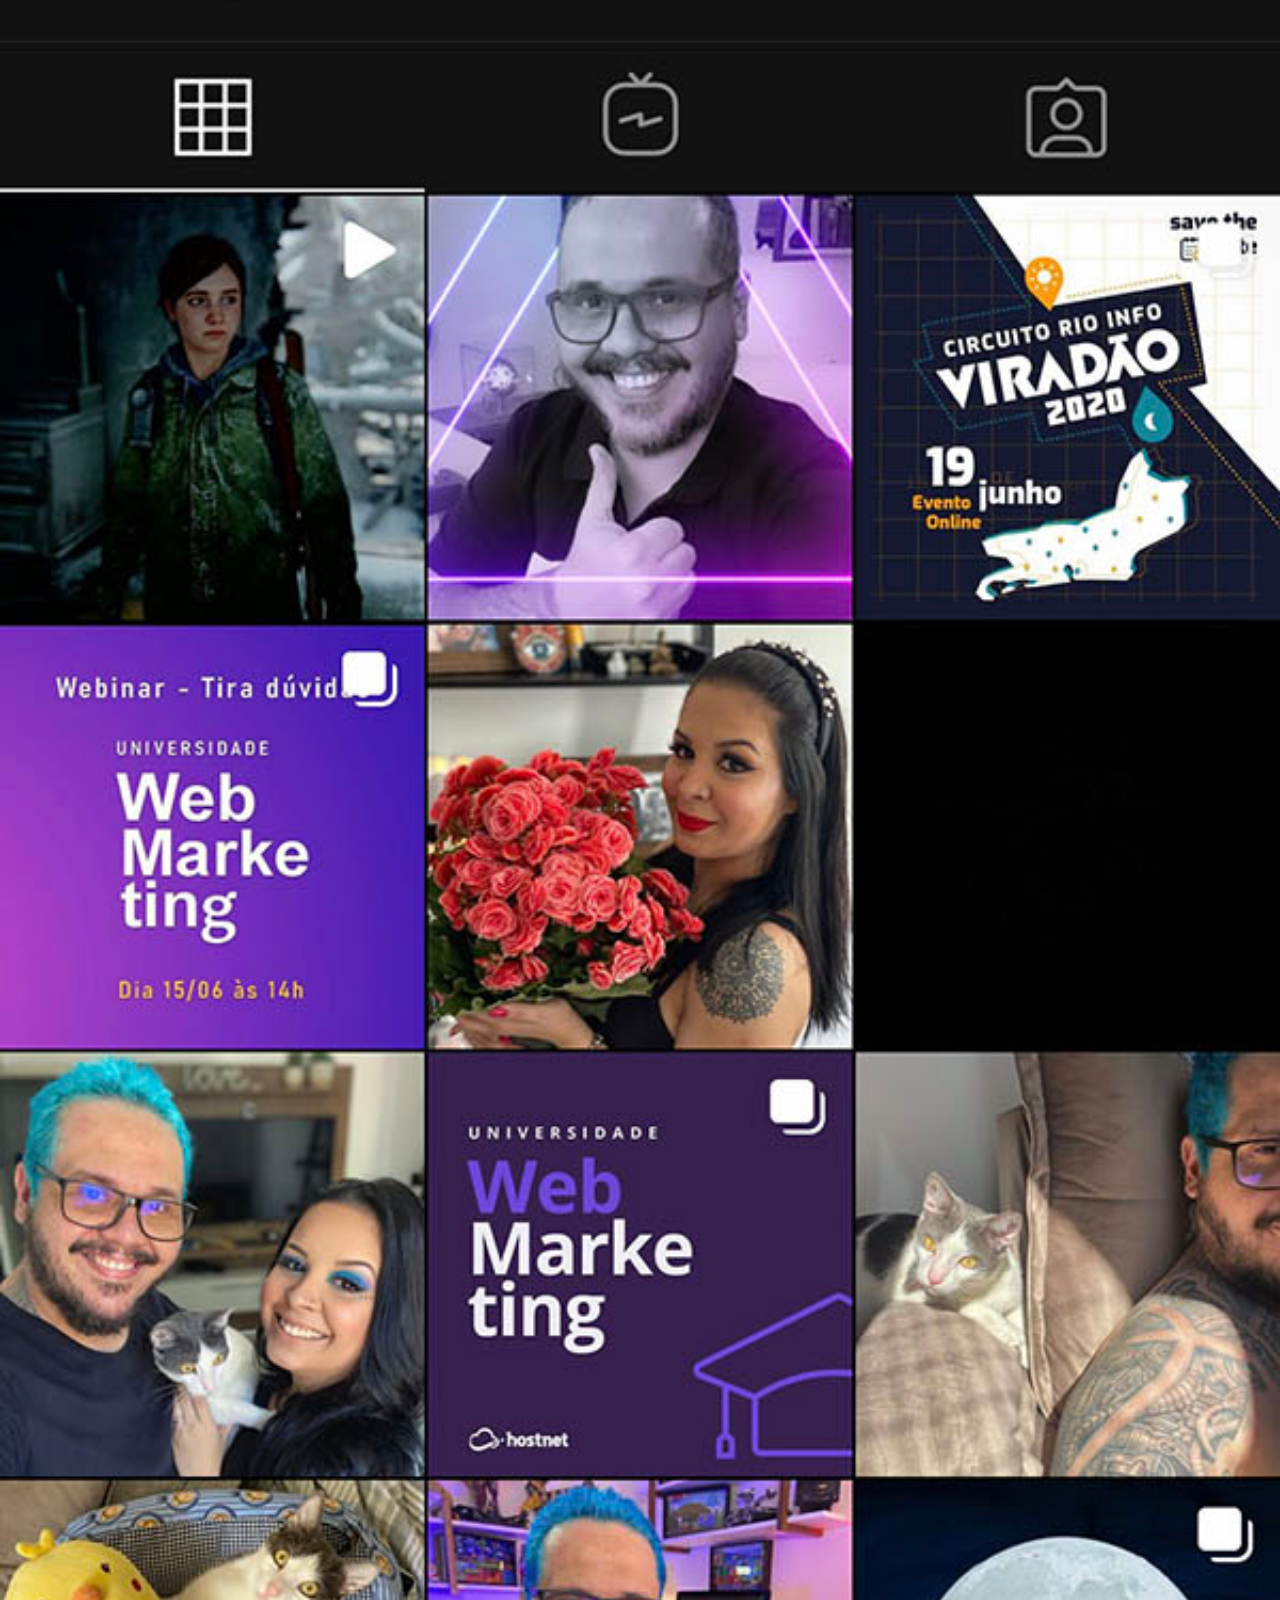
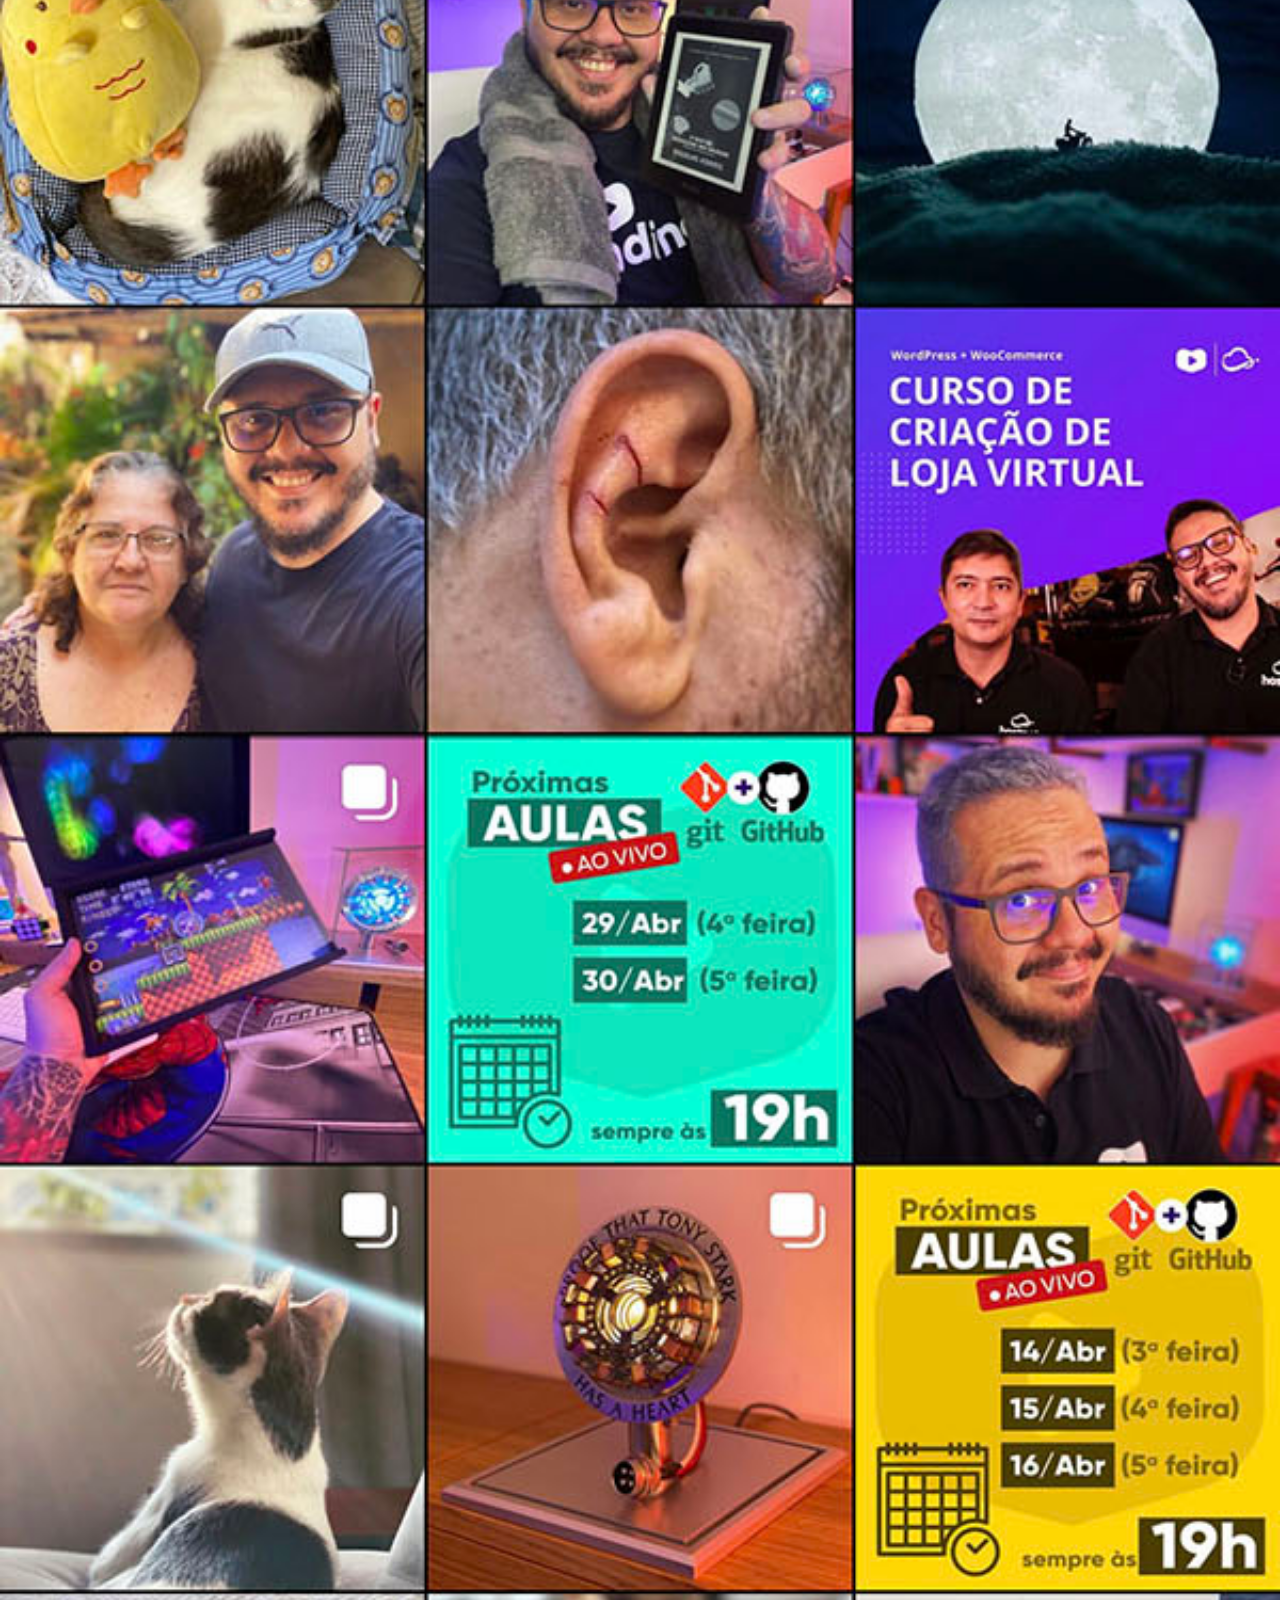
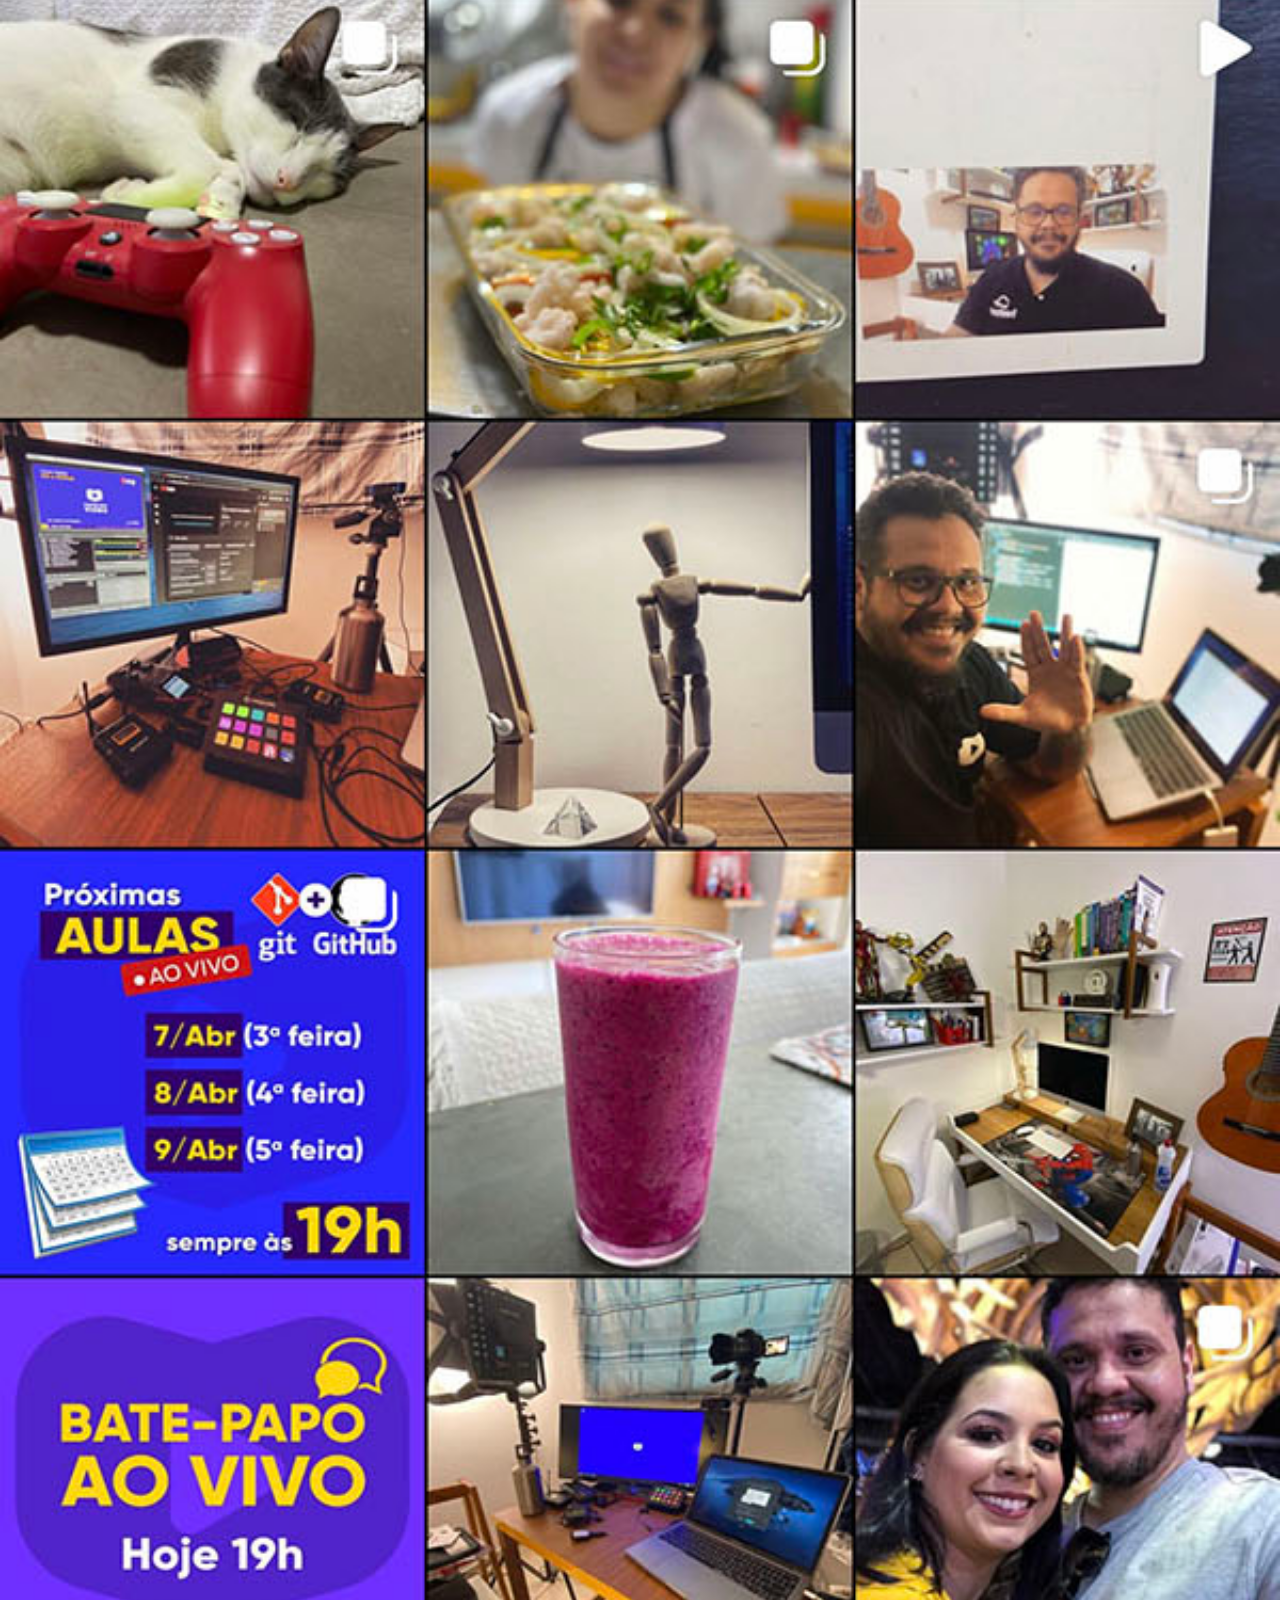
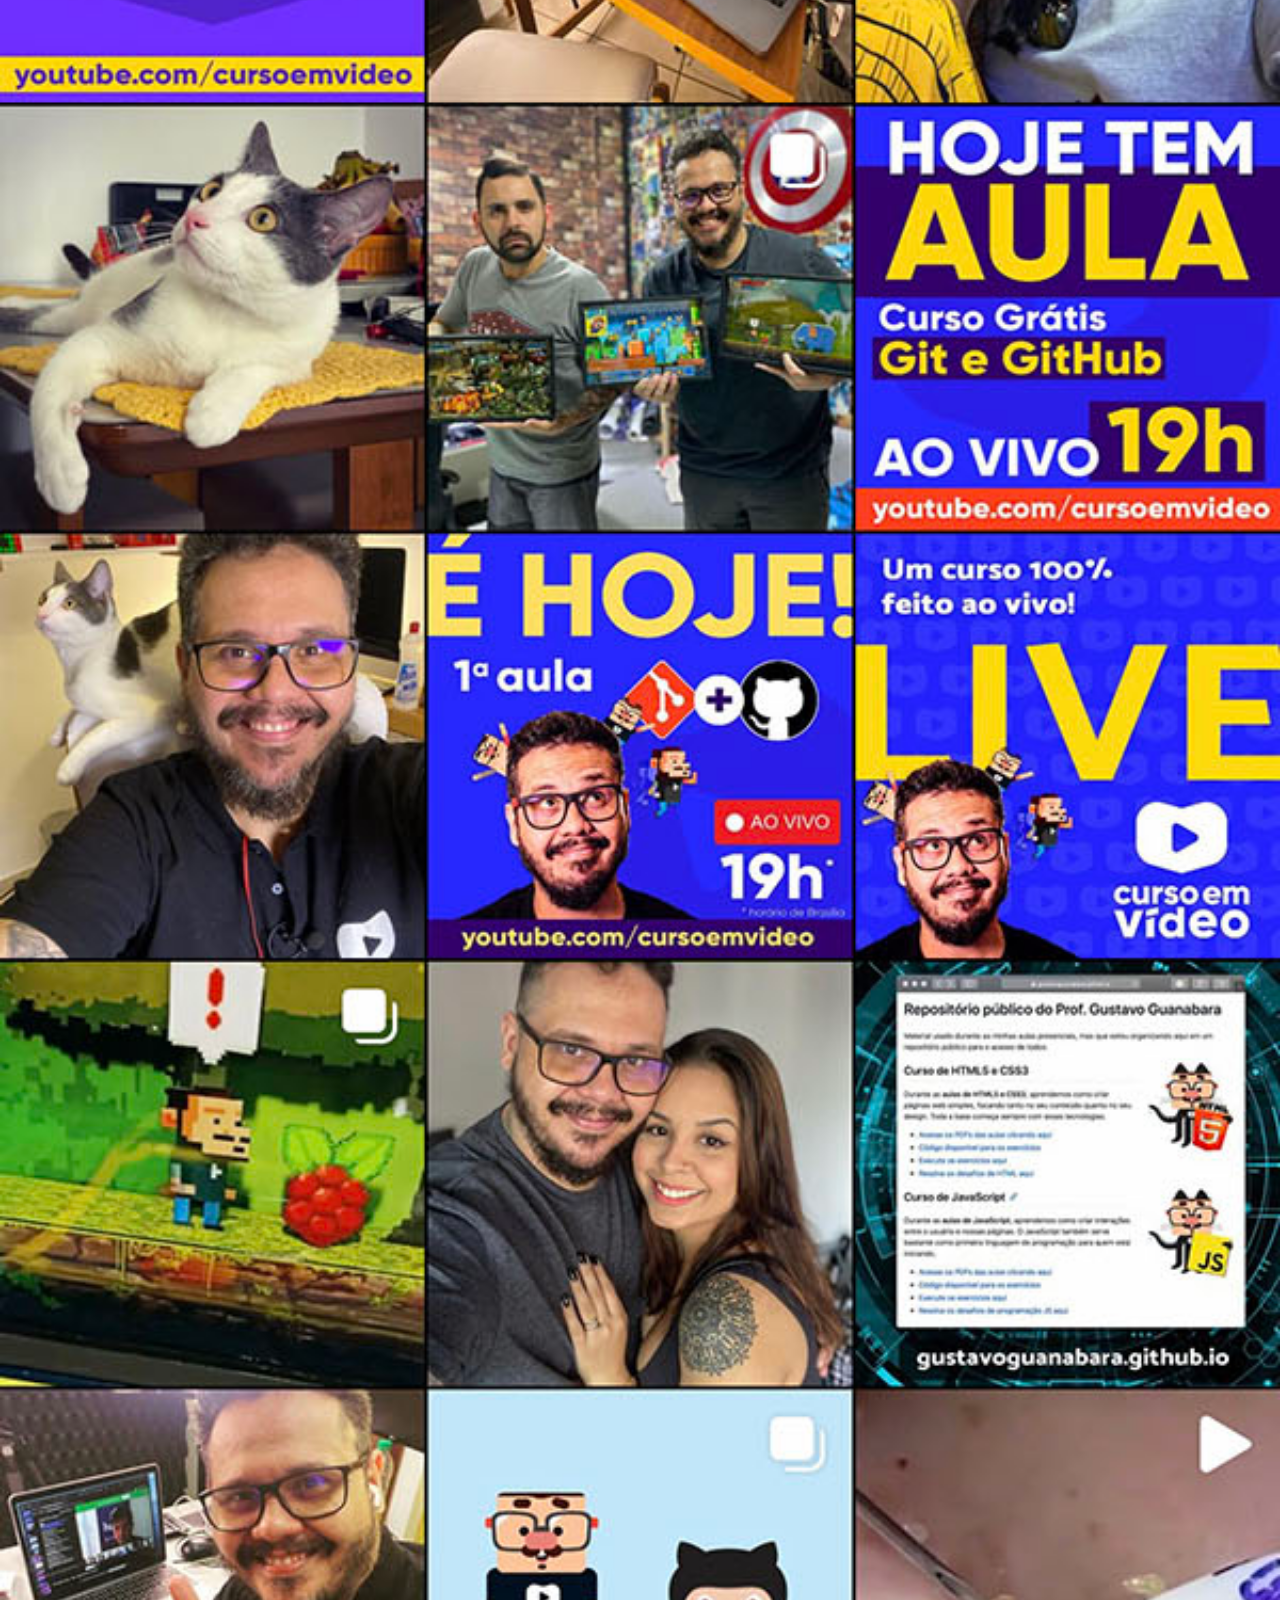
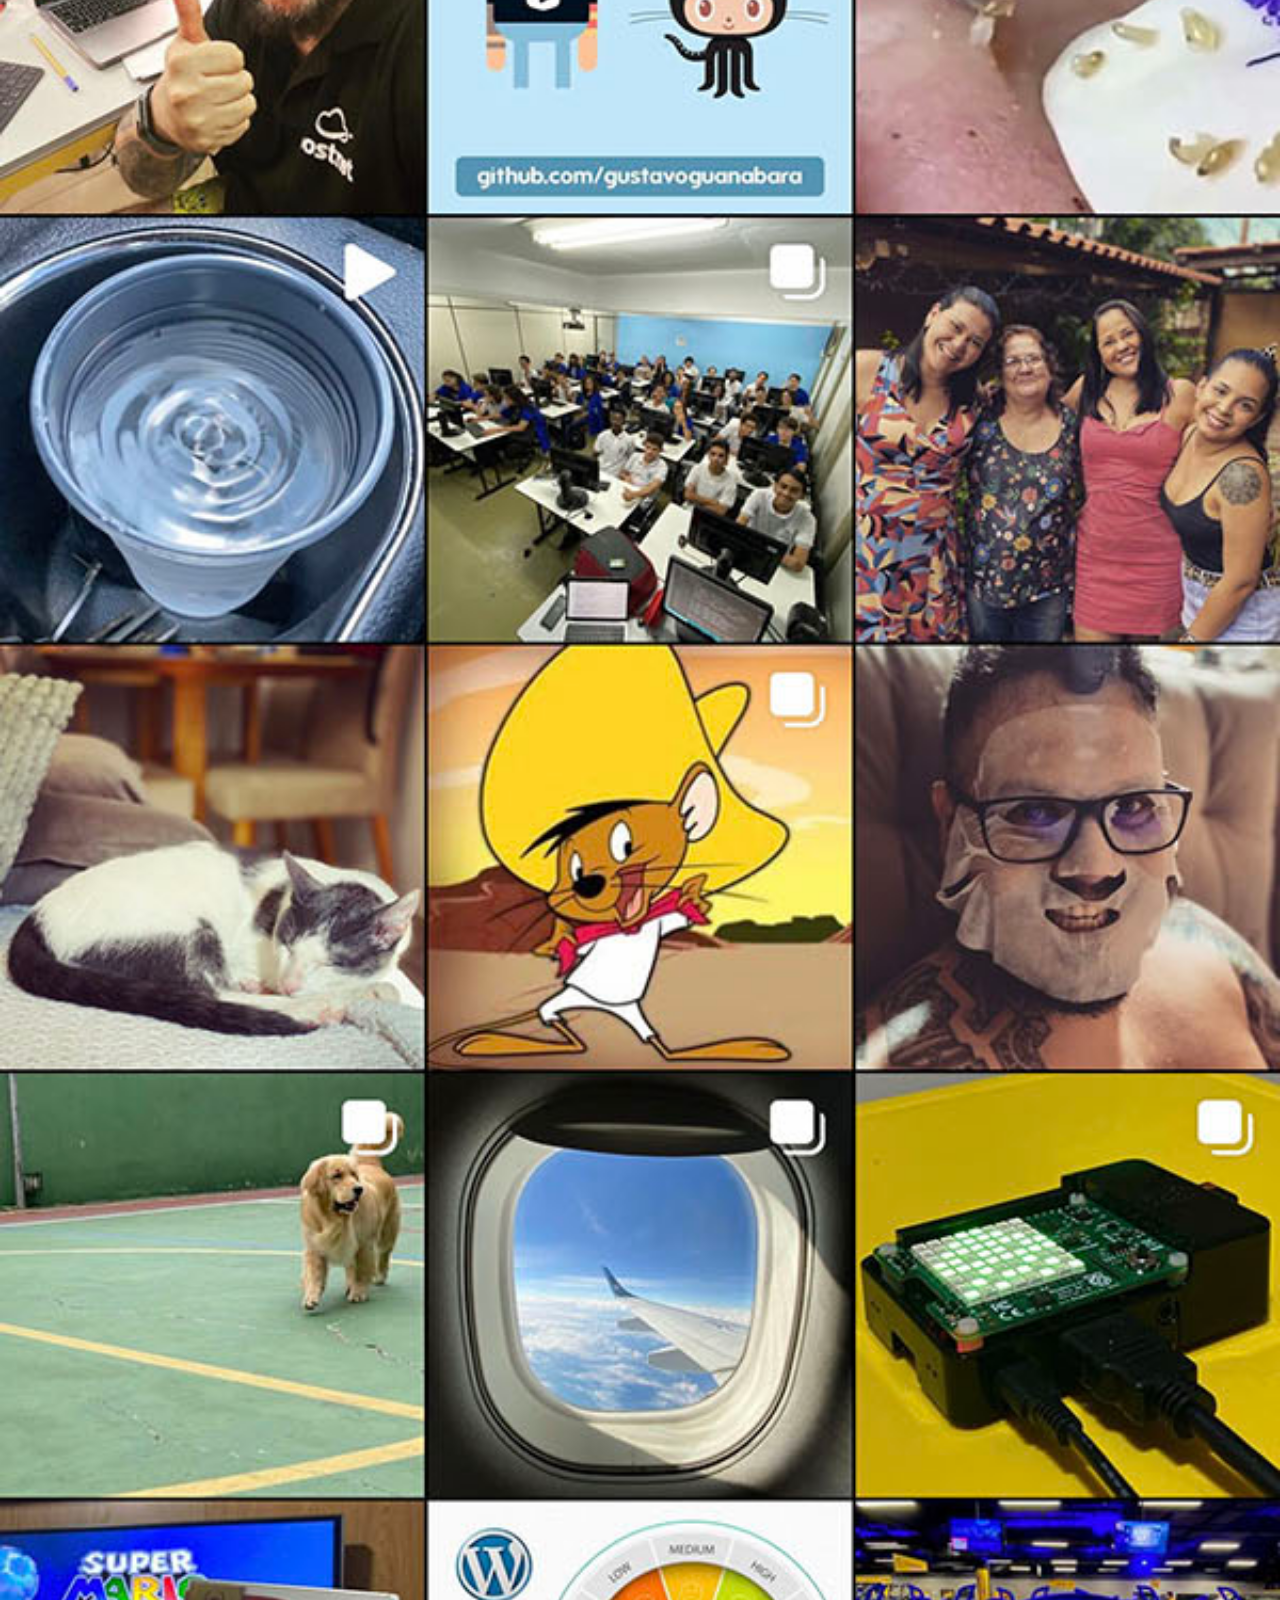
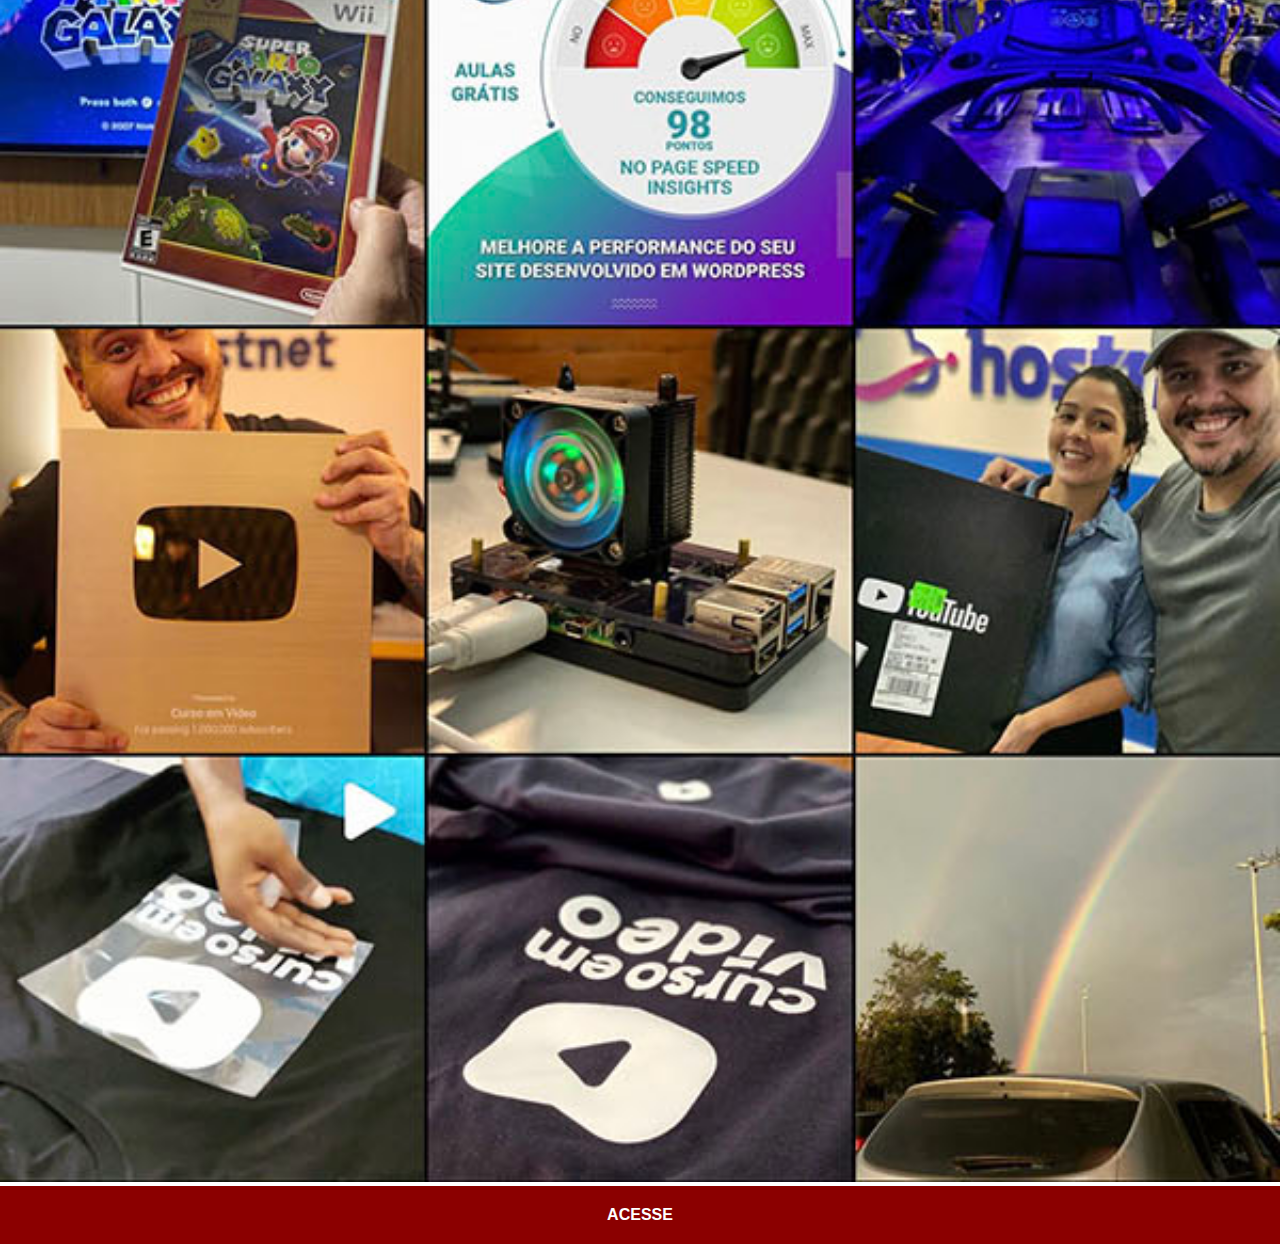
<file: instagram.html>
<!DOCTYPE html>
<html lang="pt-br">
<head>
    <meta charset="UTF-8">
    <meta http-equiv="X-UA-Compatible" content="IE=edge">
    <meta name="viewport" content="width=device-width, initial-scale=1.0">
    <link rel="stylesheet" href="estilos/social.css">
    <title>Youtube</title>
</head>
<body>
    <img src="imagens/tela-instagram.jpg" alt="Youtube">
    <a href="https://www.instagram.com/" target="_blank">ACESSE</a>
</body>
</html>
</file>
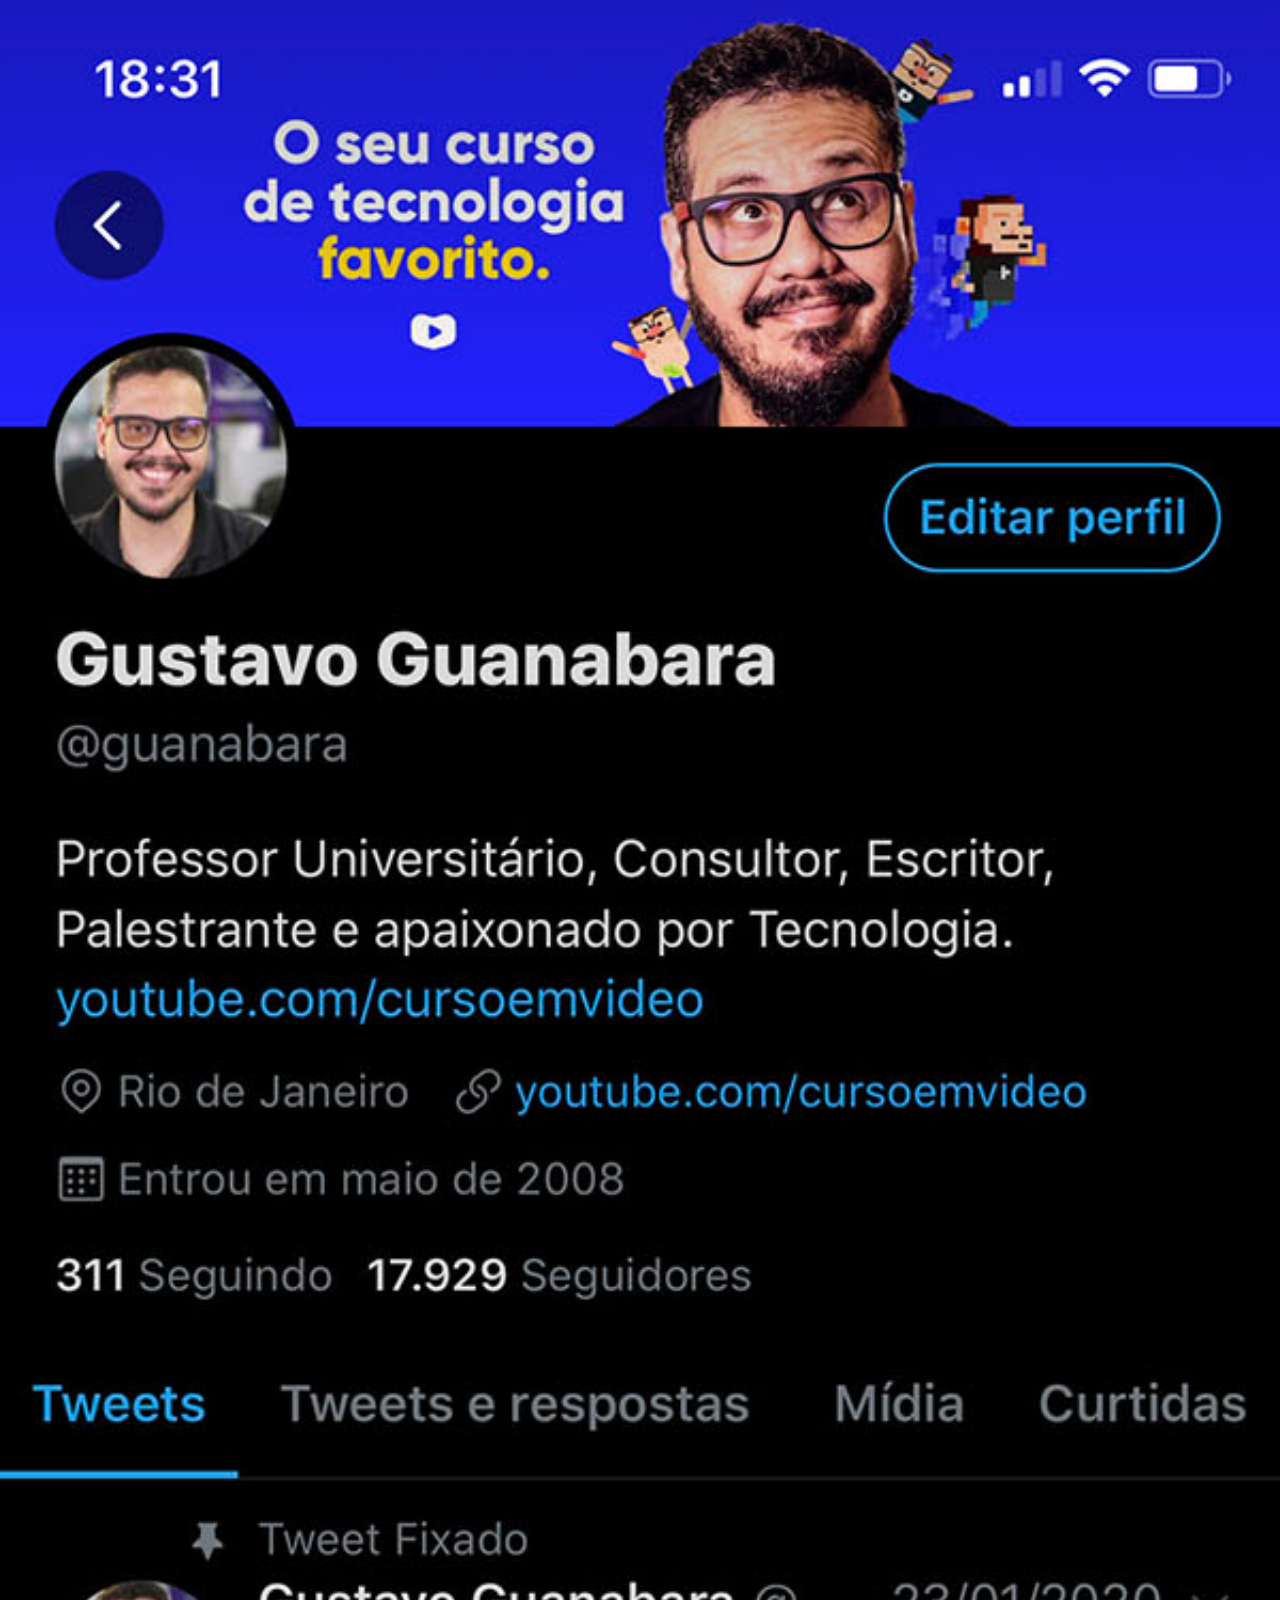
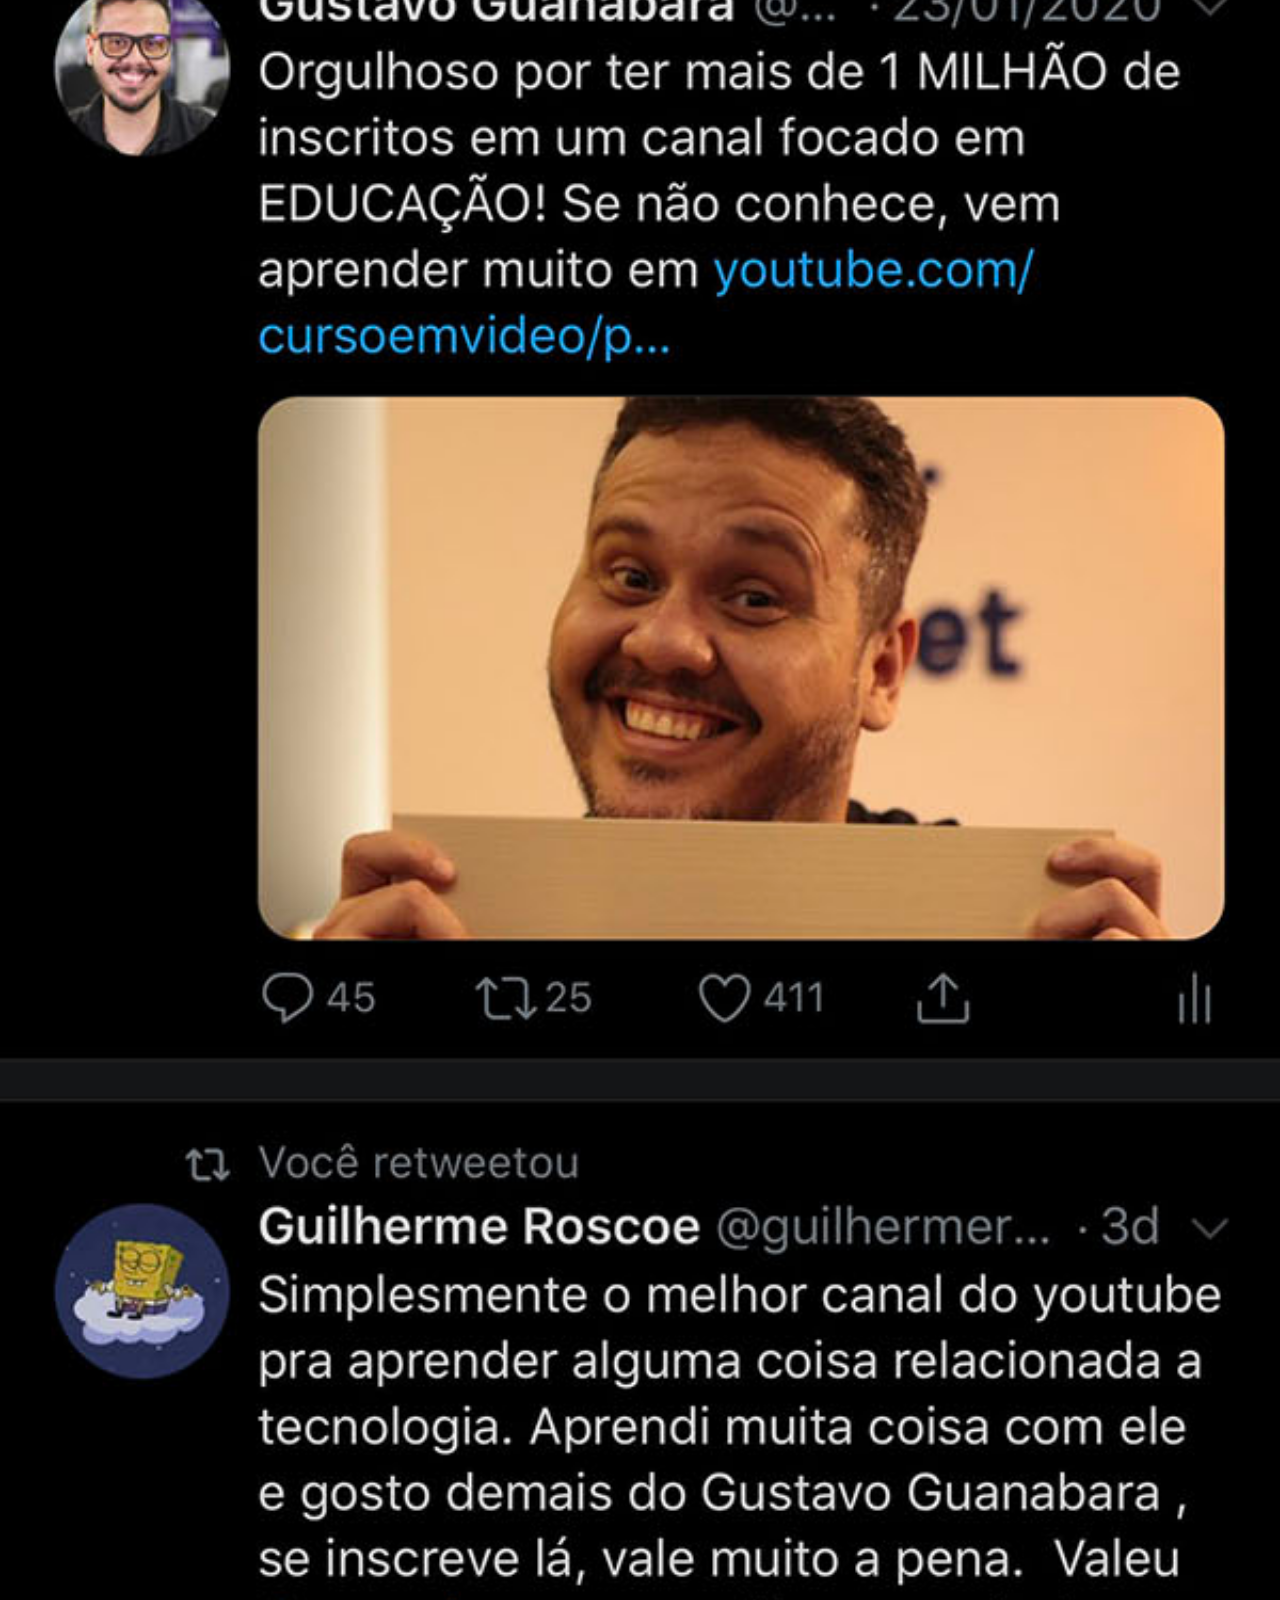
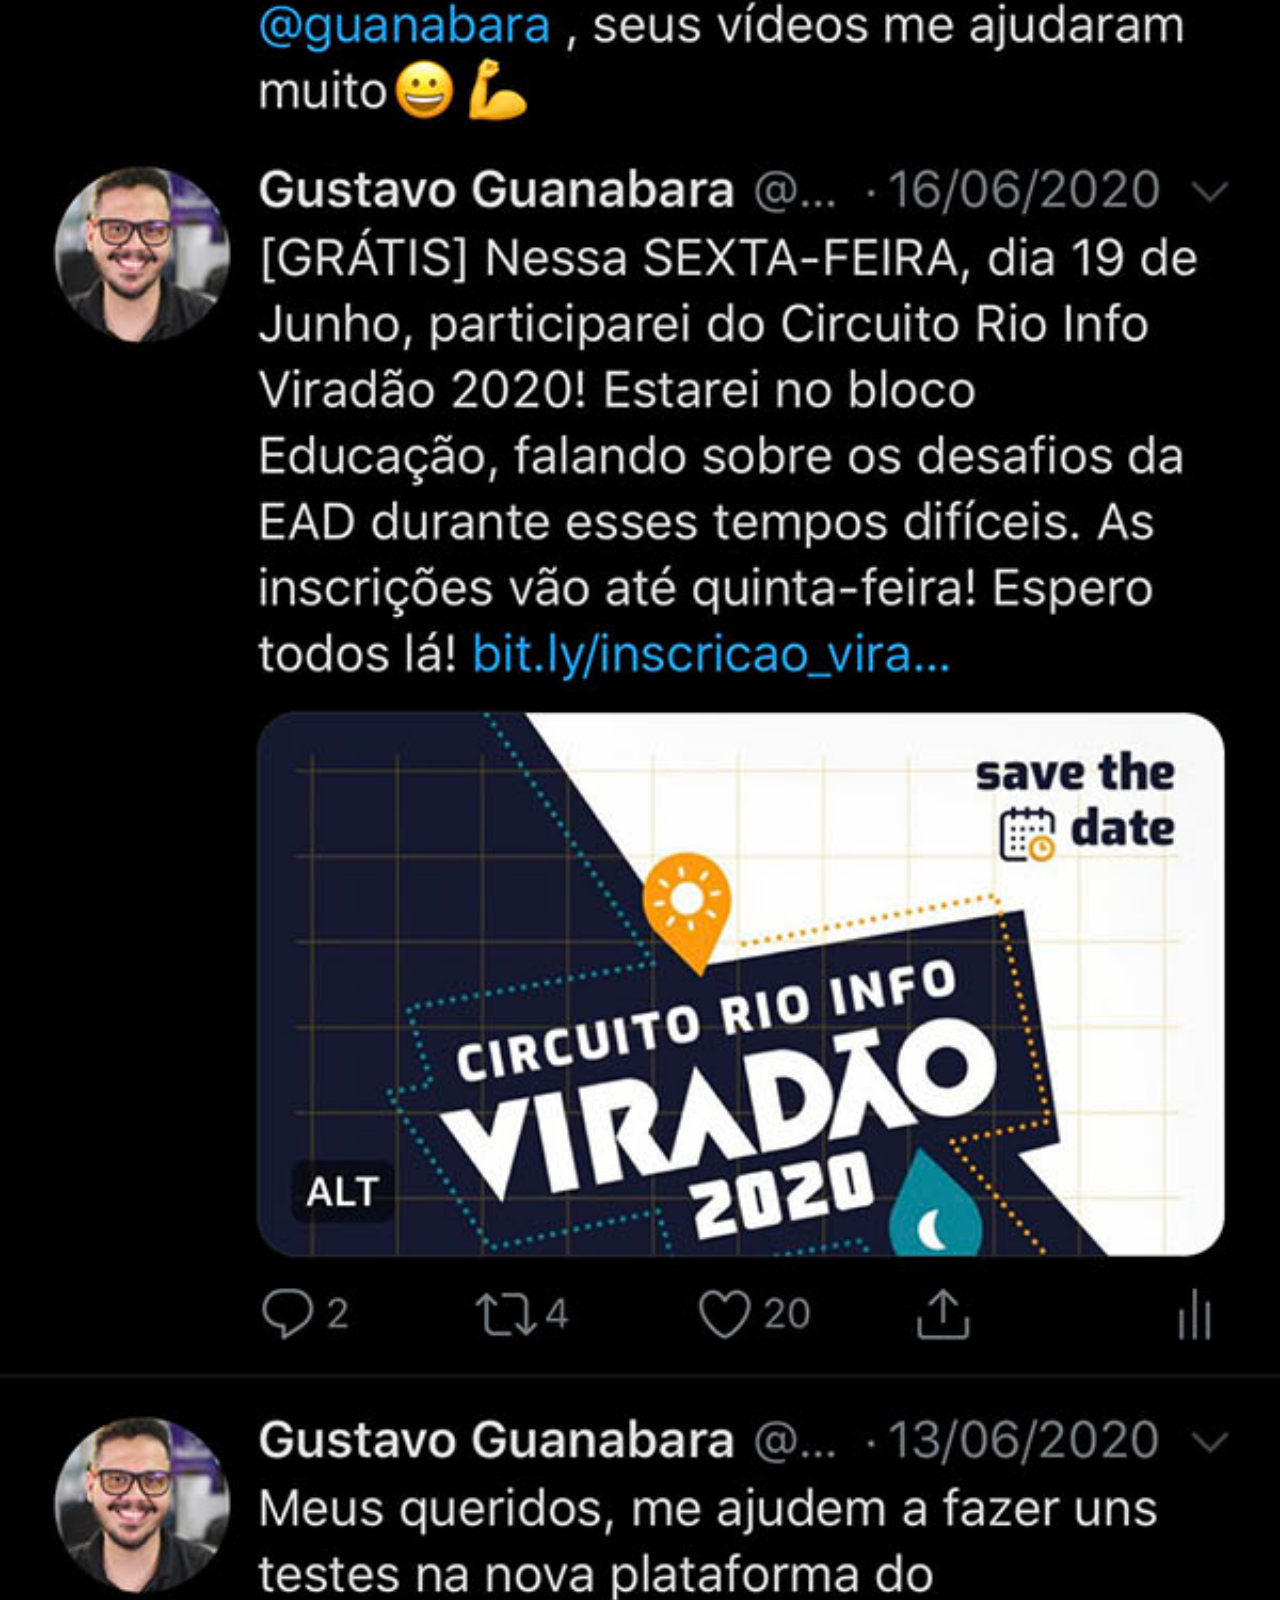
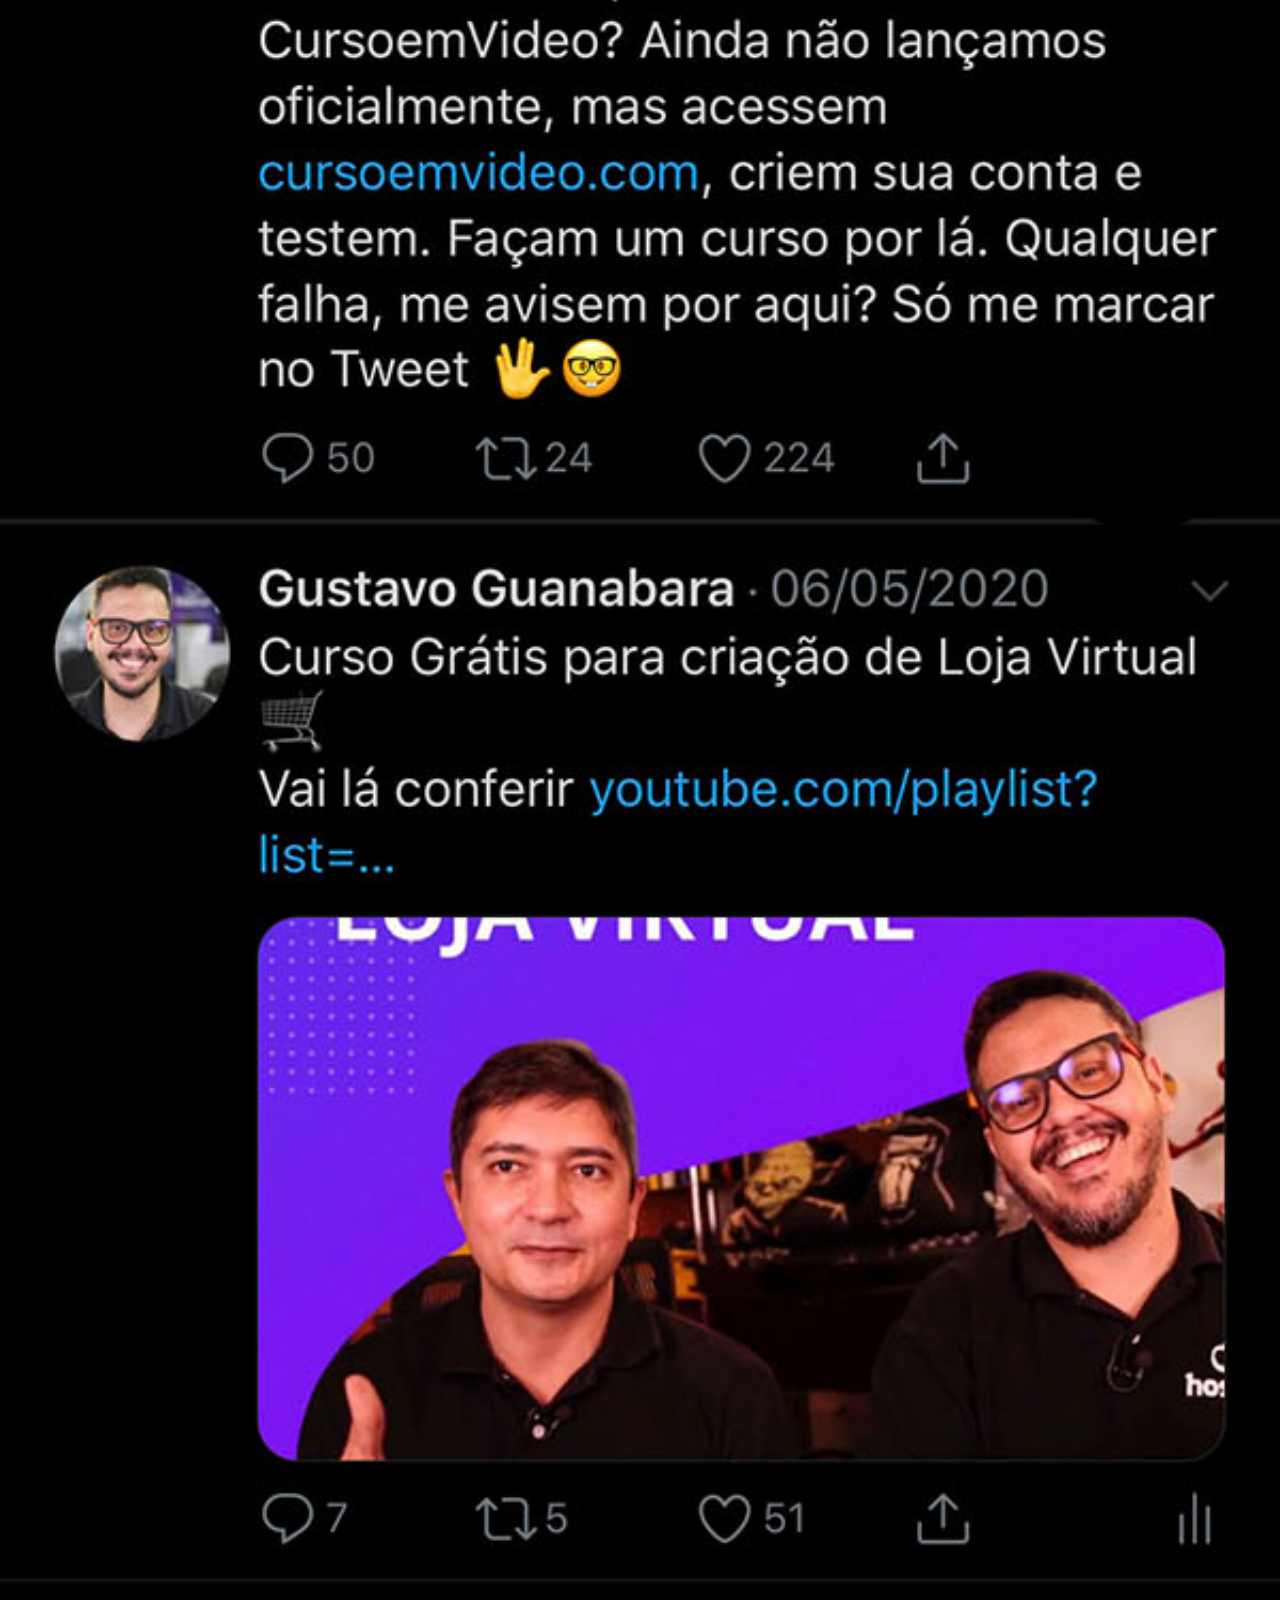
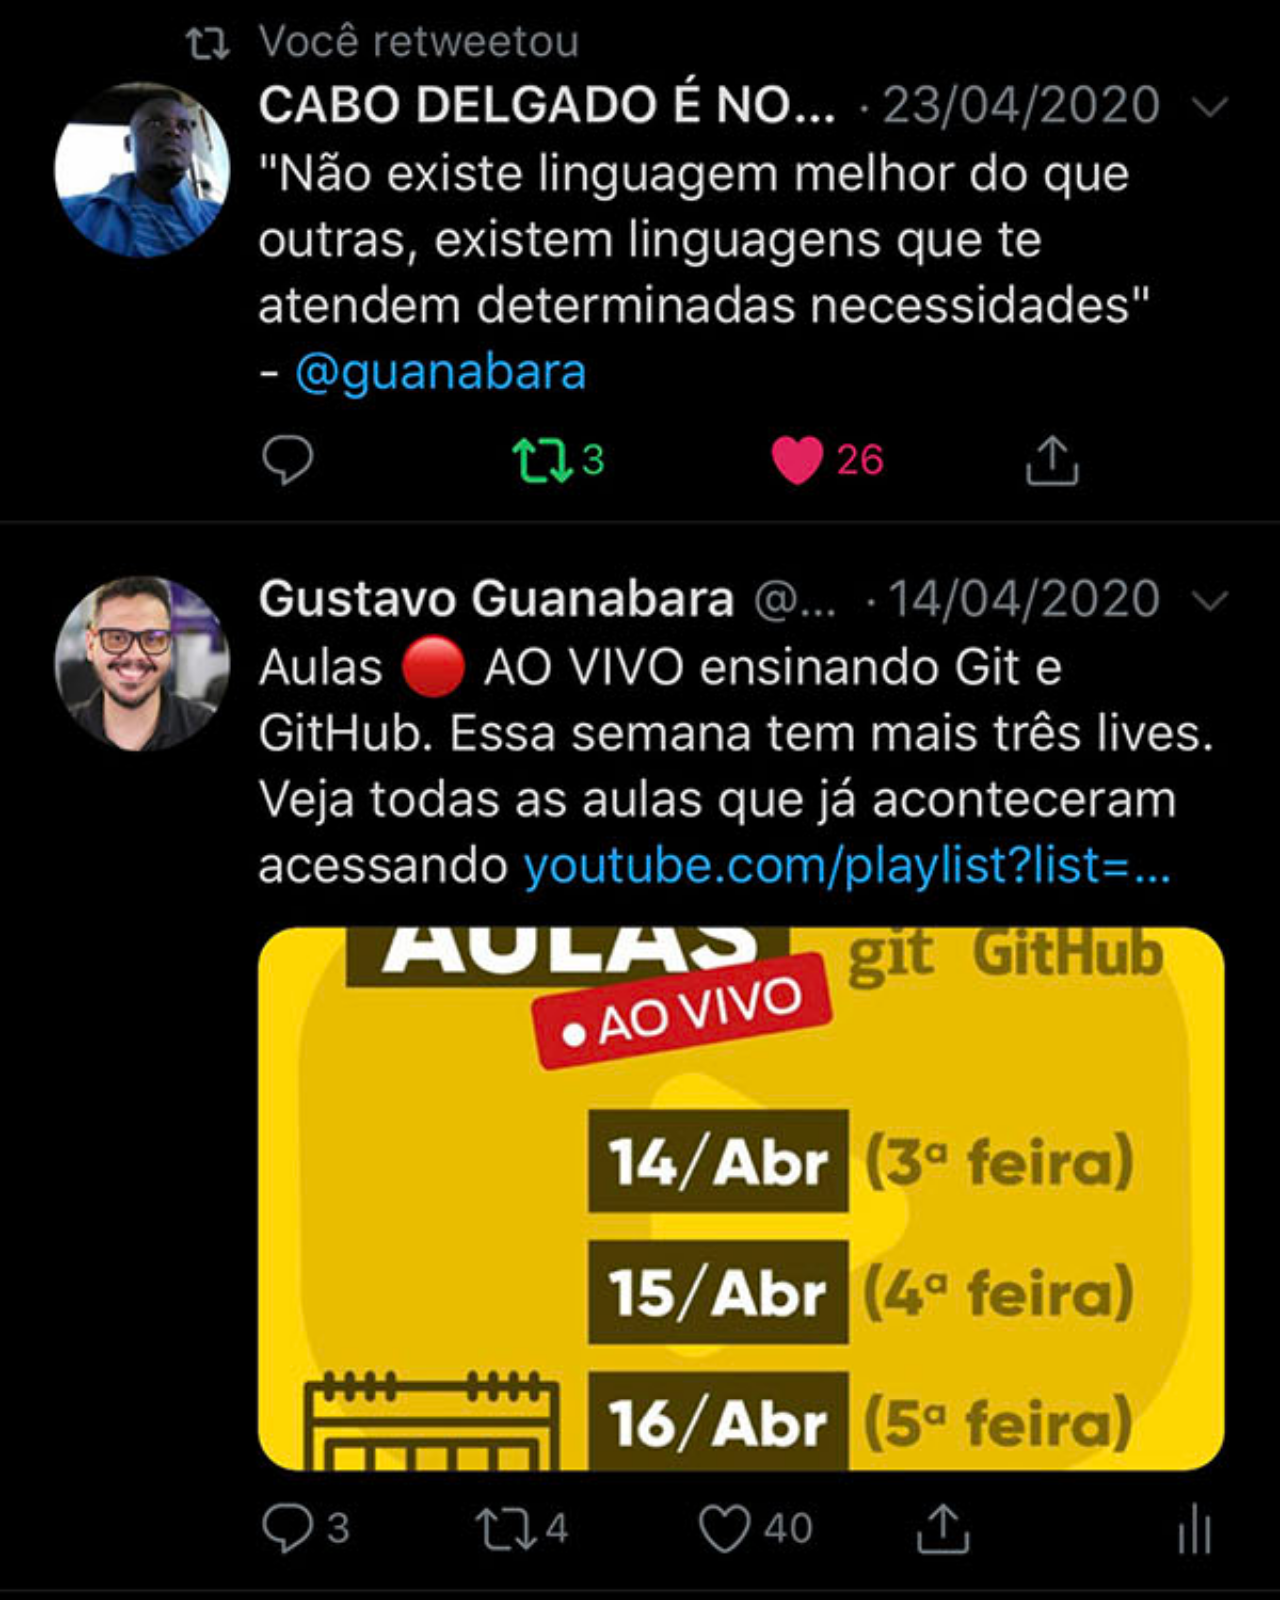
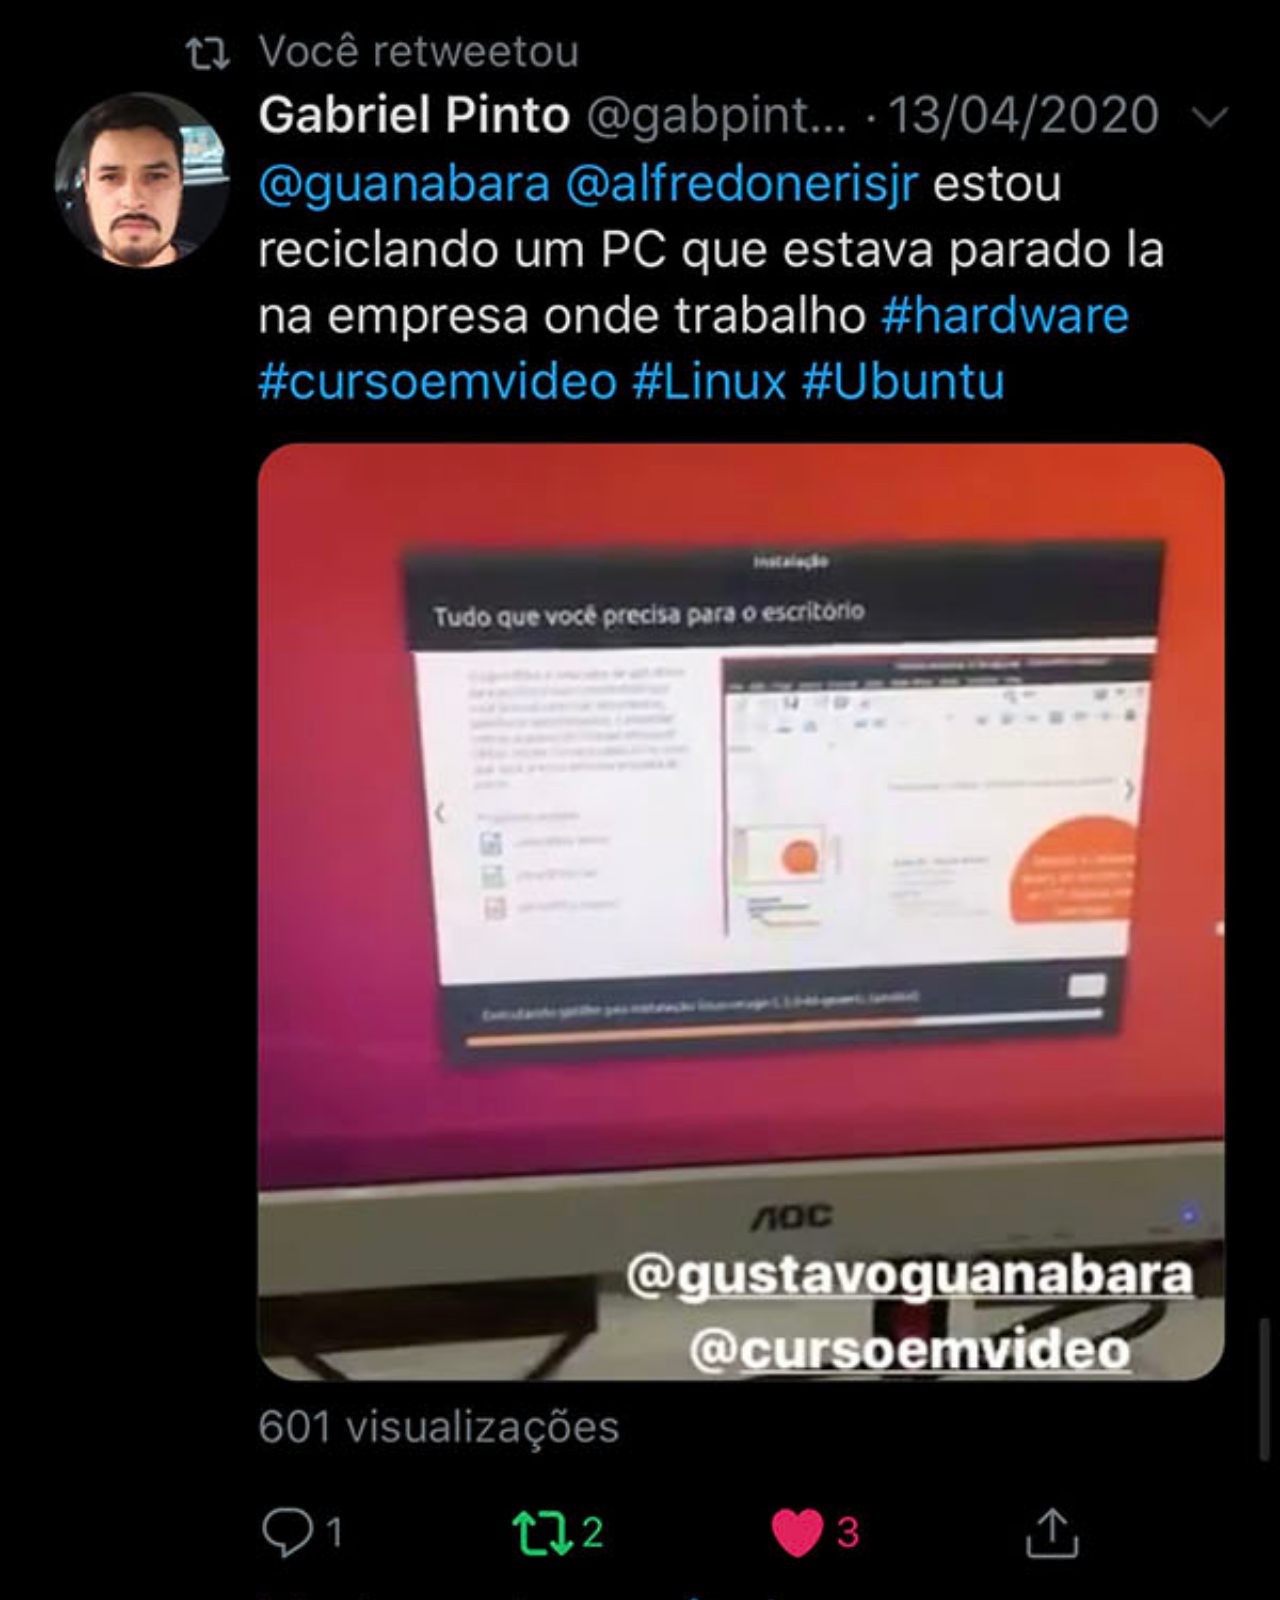
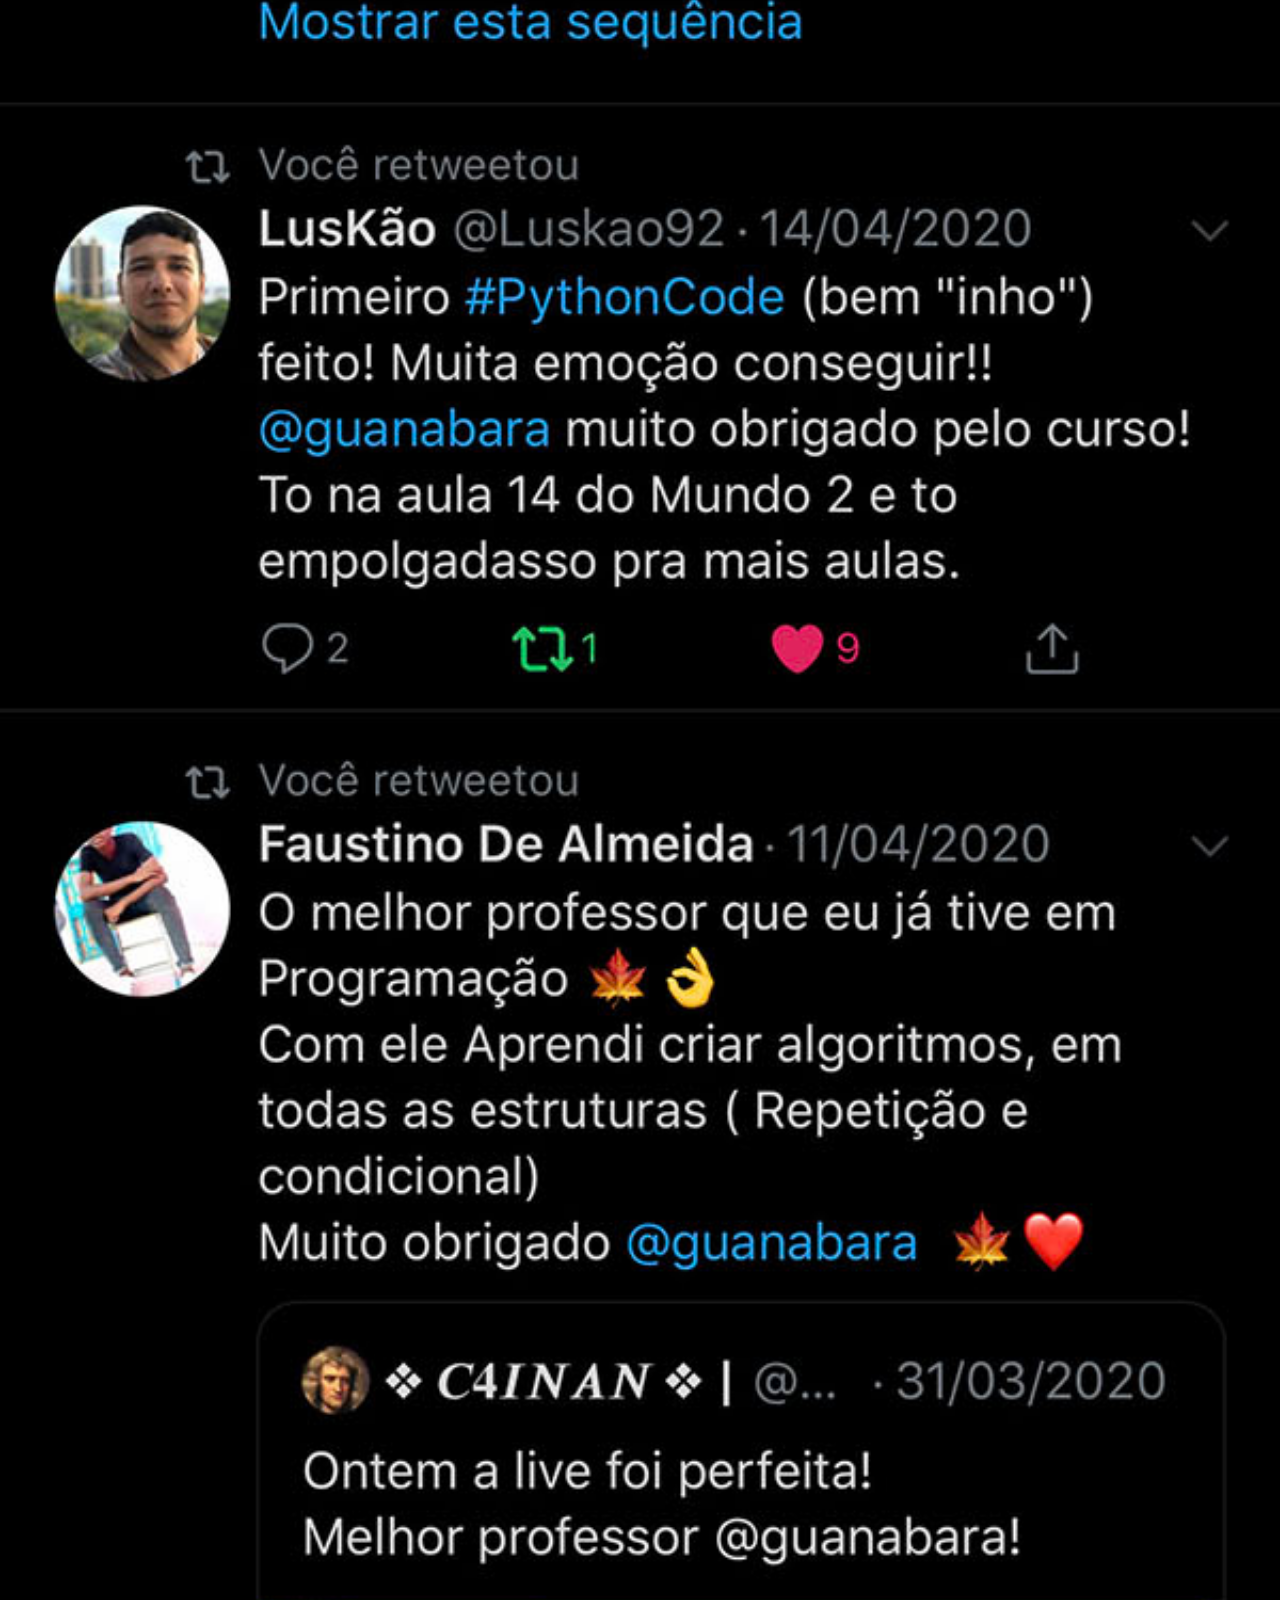
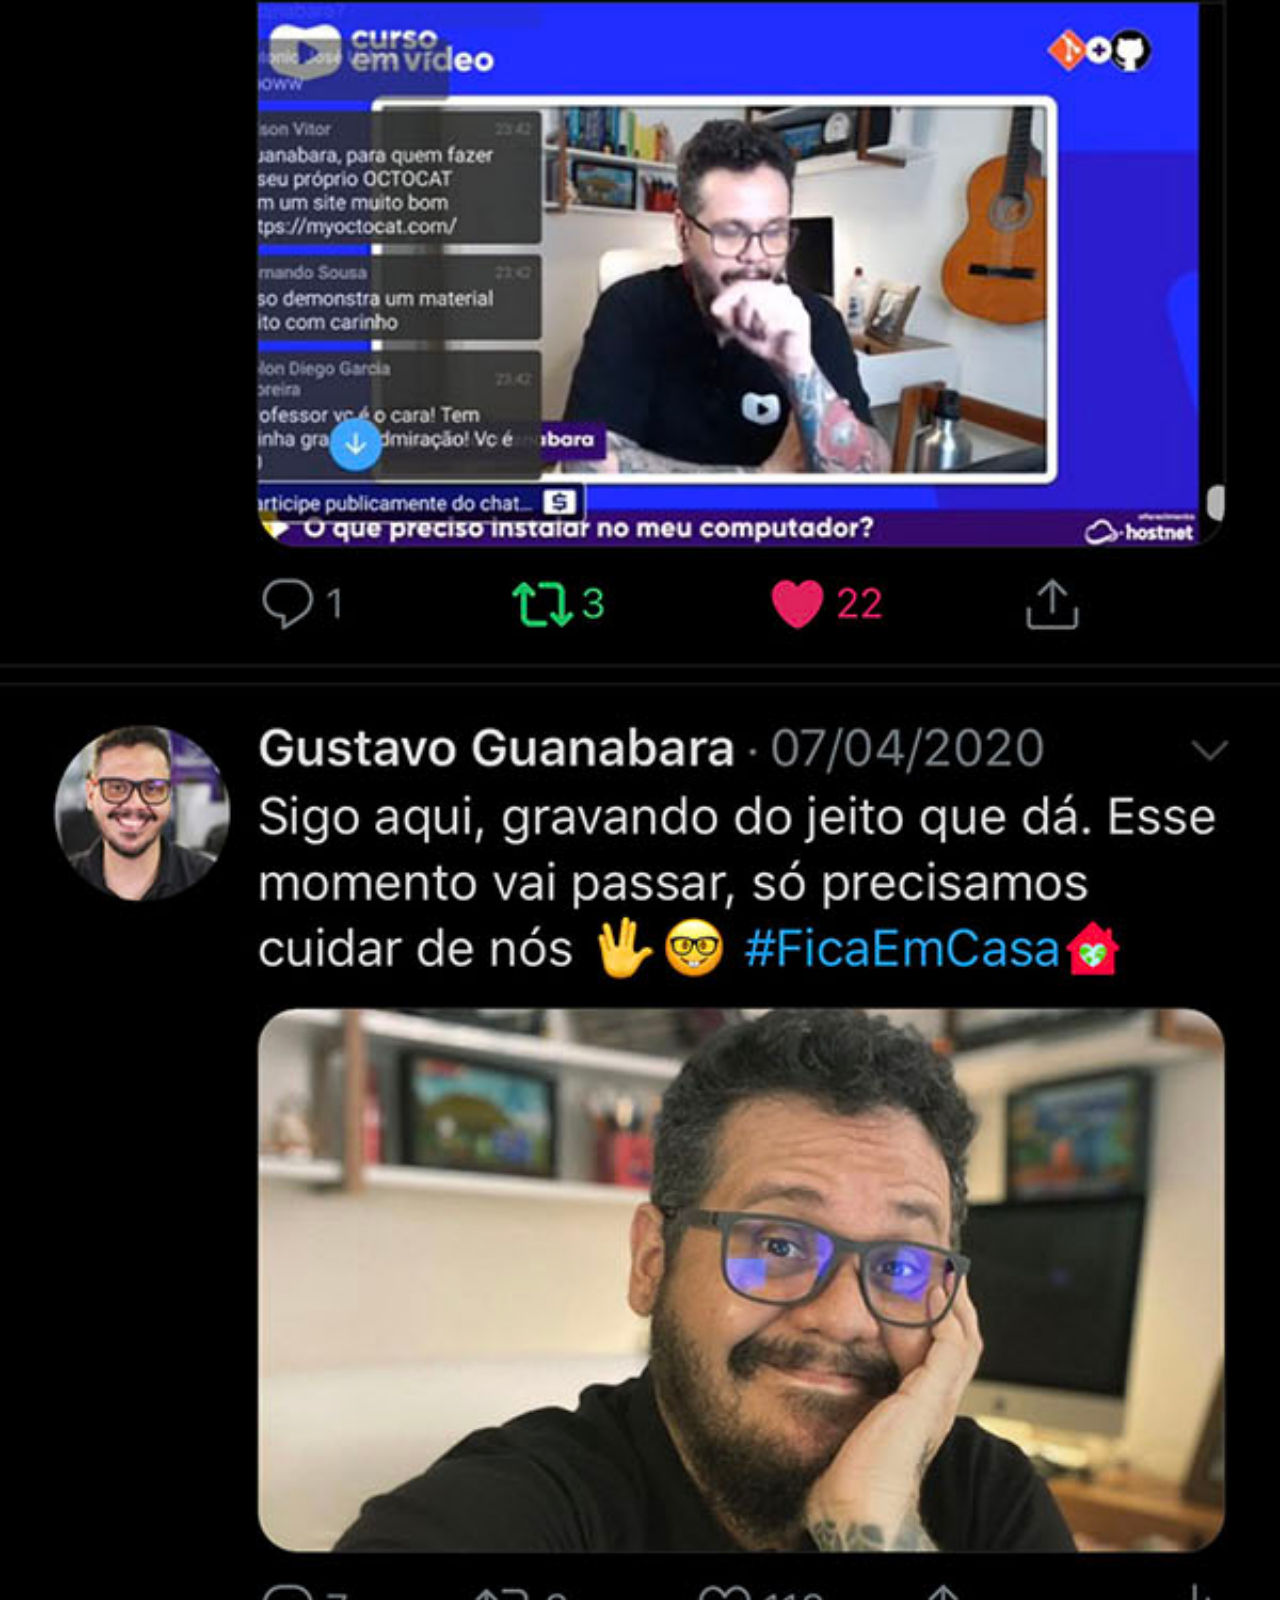
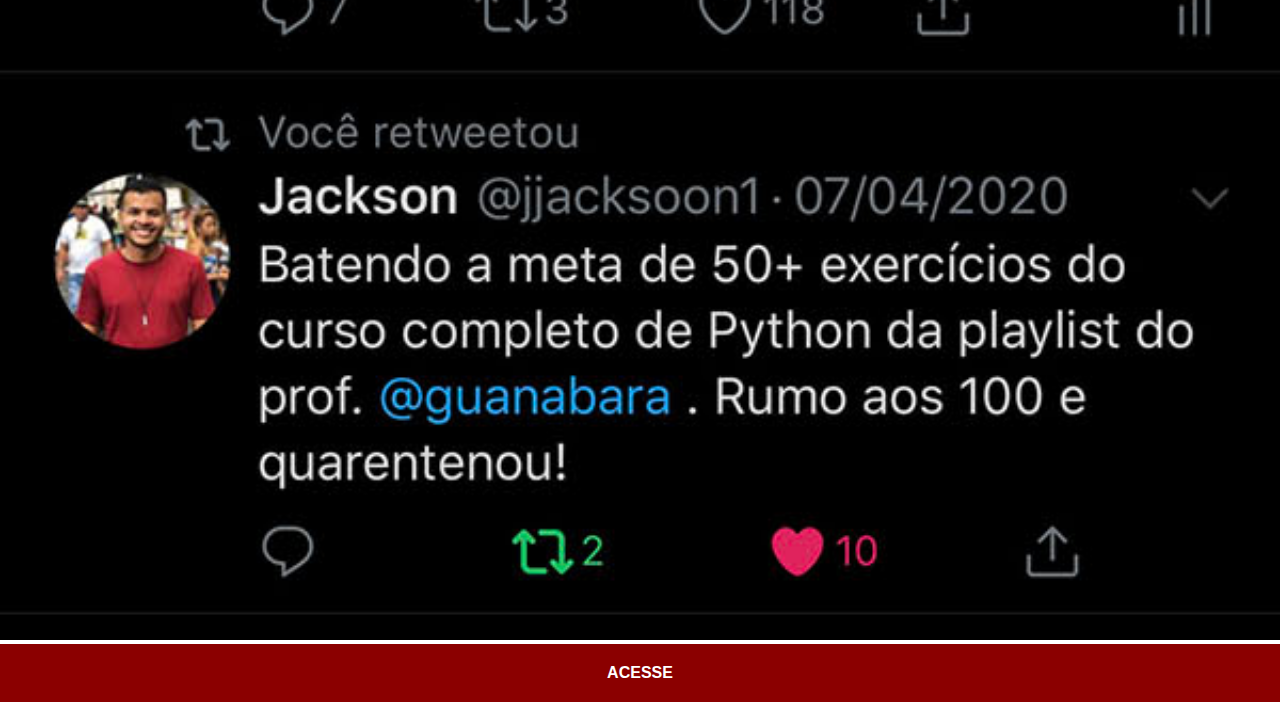
<file: twitter.html>
<!DOCTYPE html>
<html lang="pt-br">
<head>
    <meta charset="UTF-8">
    <meta http-equiv="X-UA-Compatible" content="IE=edge">
    <meta name="viewport" content="width=device-width, initial-scale=1.0">
    <link rel="stylesheet" href="estilos/social.css">
    <title>Github</title>
</head>
<body>
    <img src="imagens/tela-twitter.jpg" alt="Youtube">
    <a href="https://twitter.com/" target="_blank">ACESSE</a>
</body>
</html>
</file>
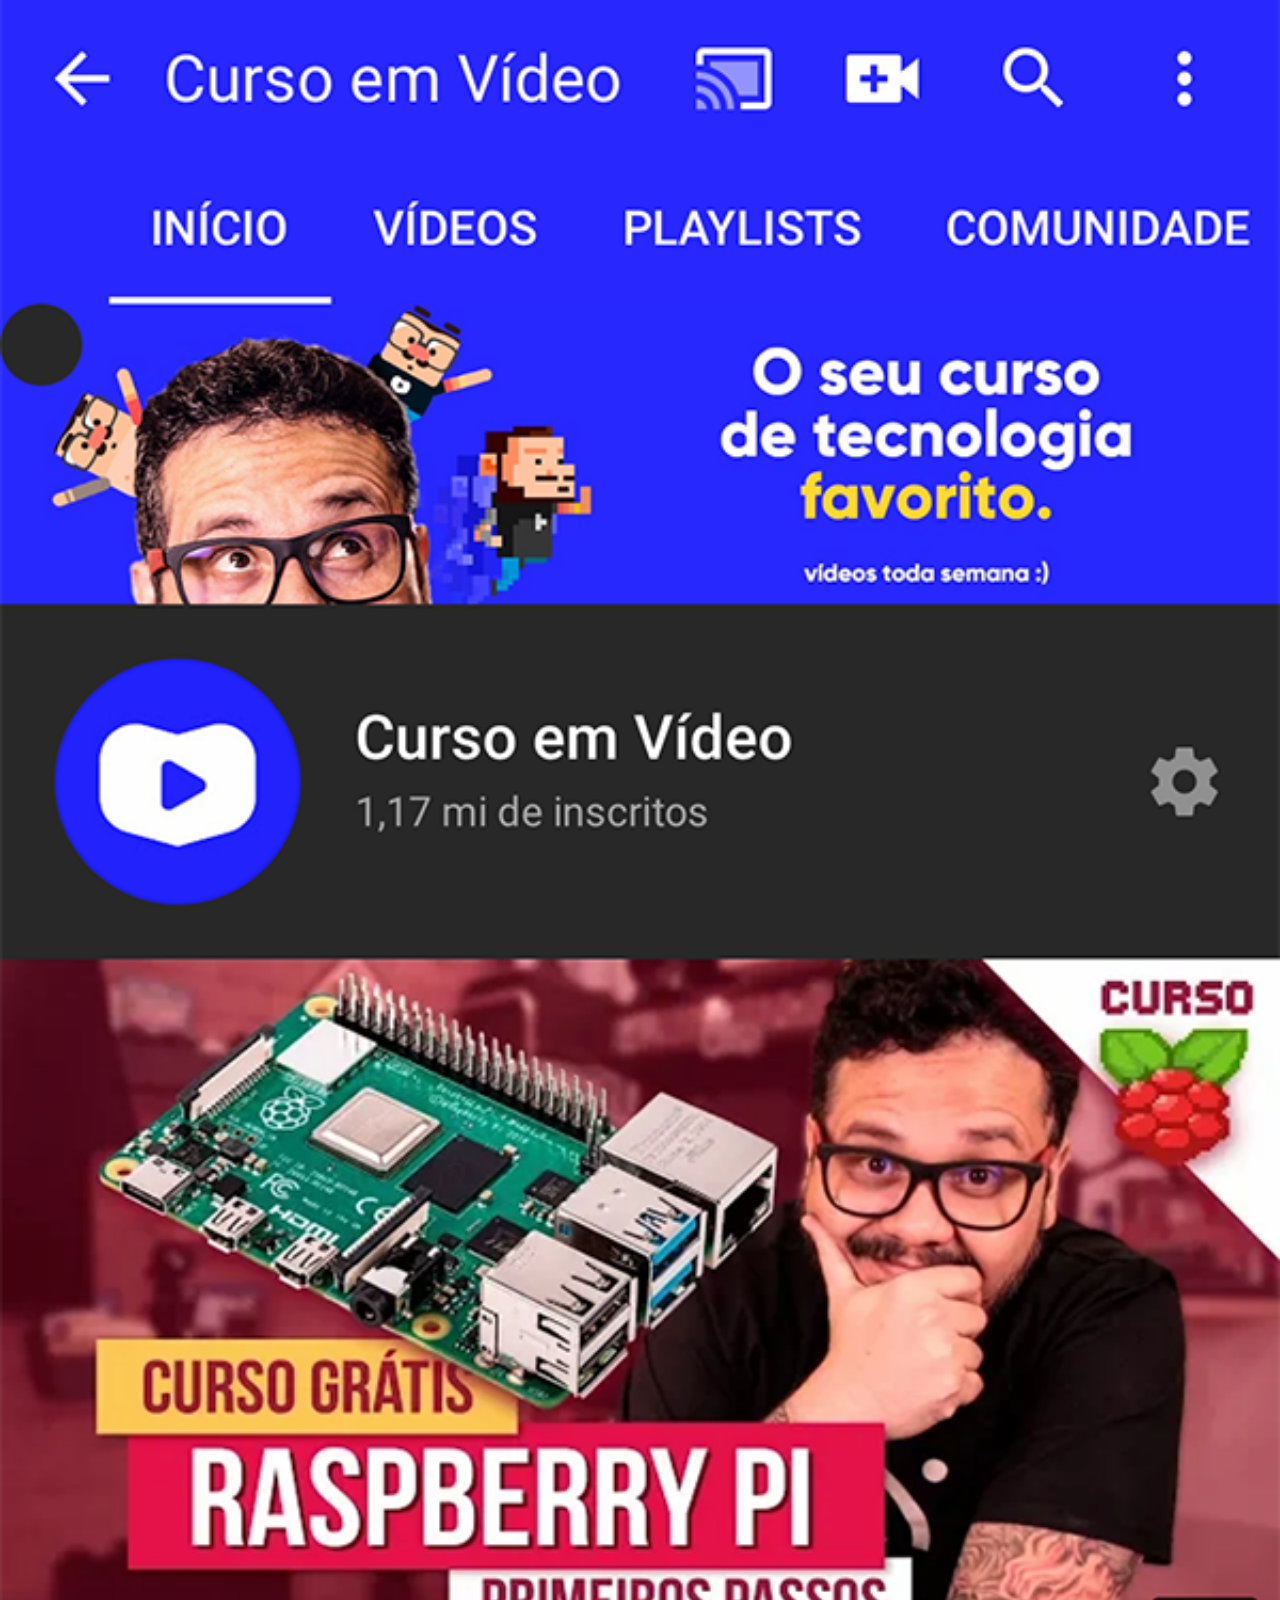
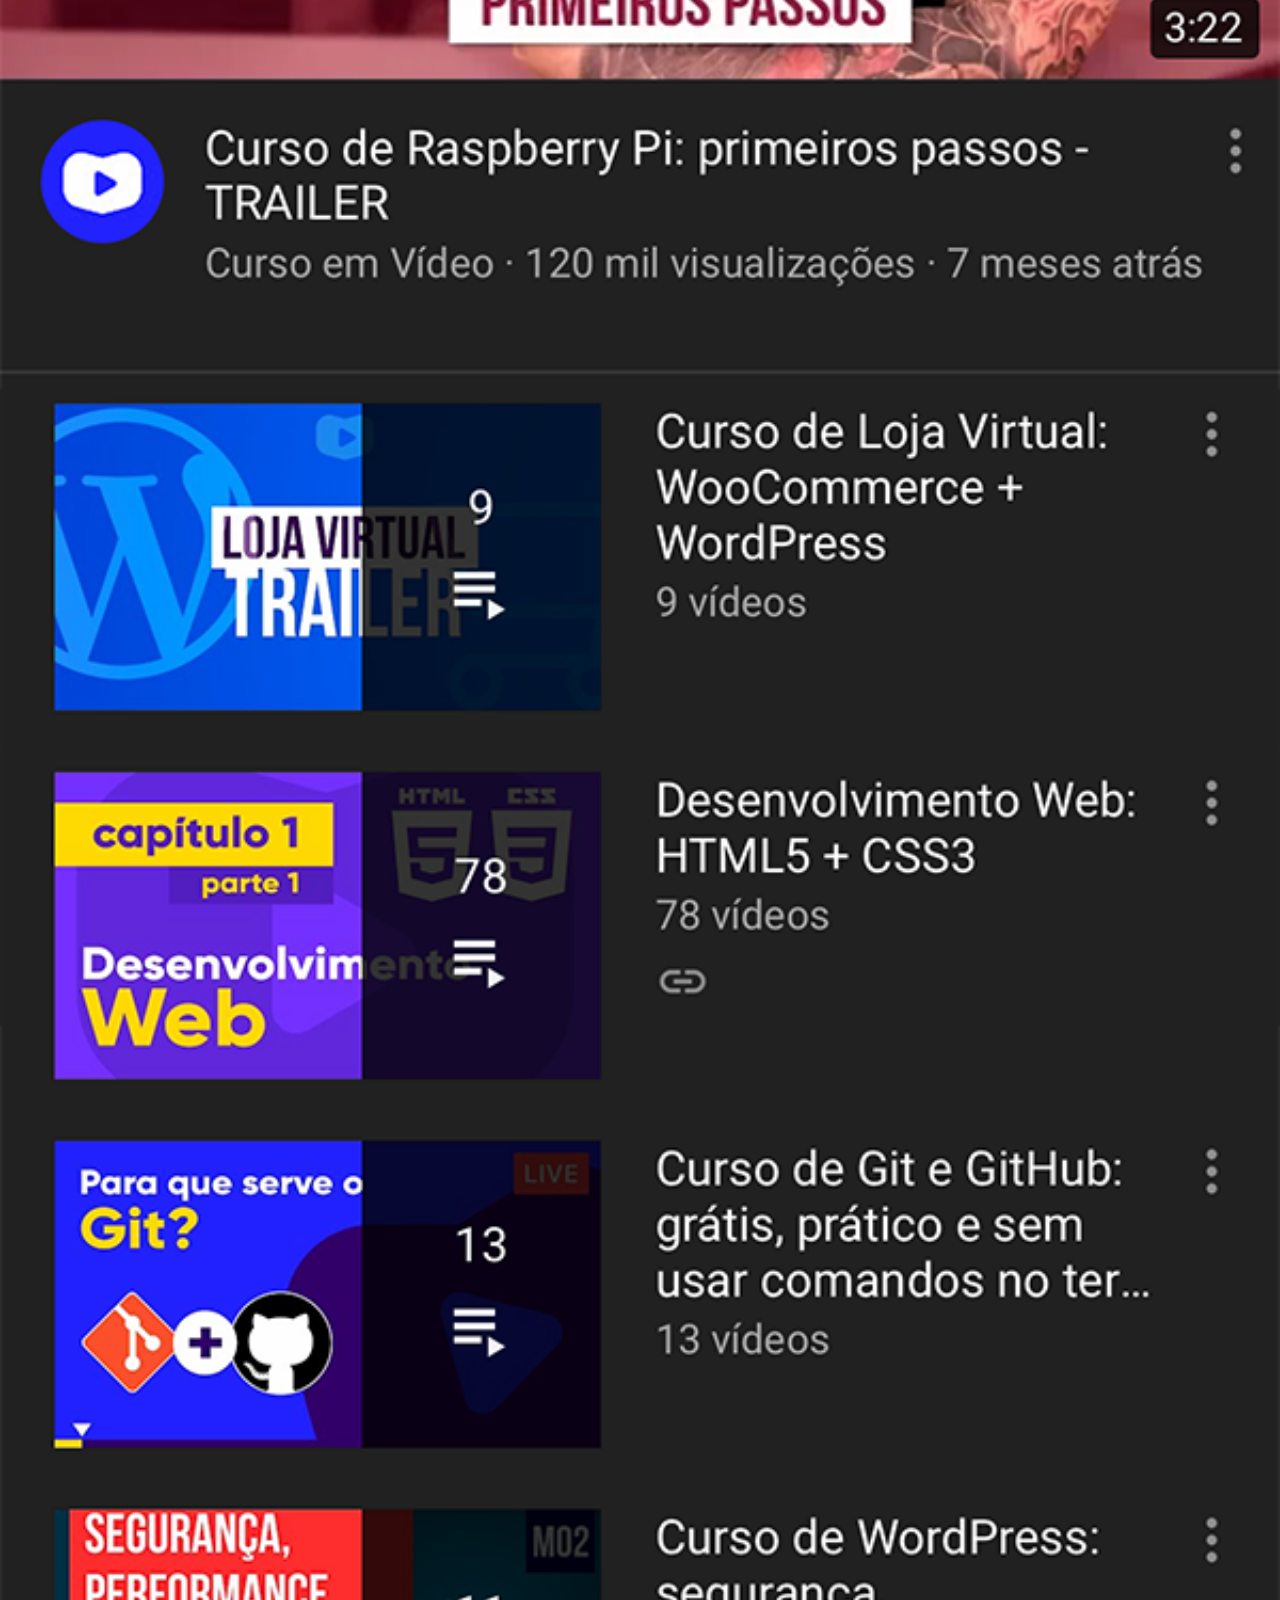
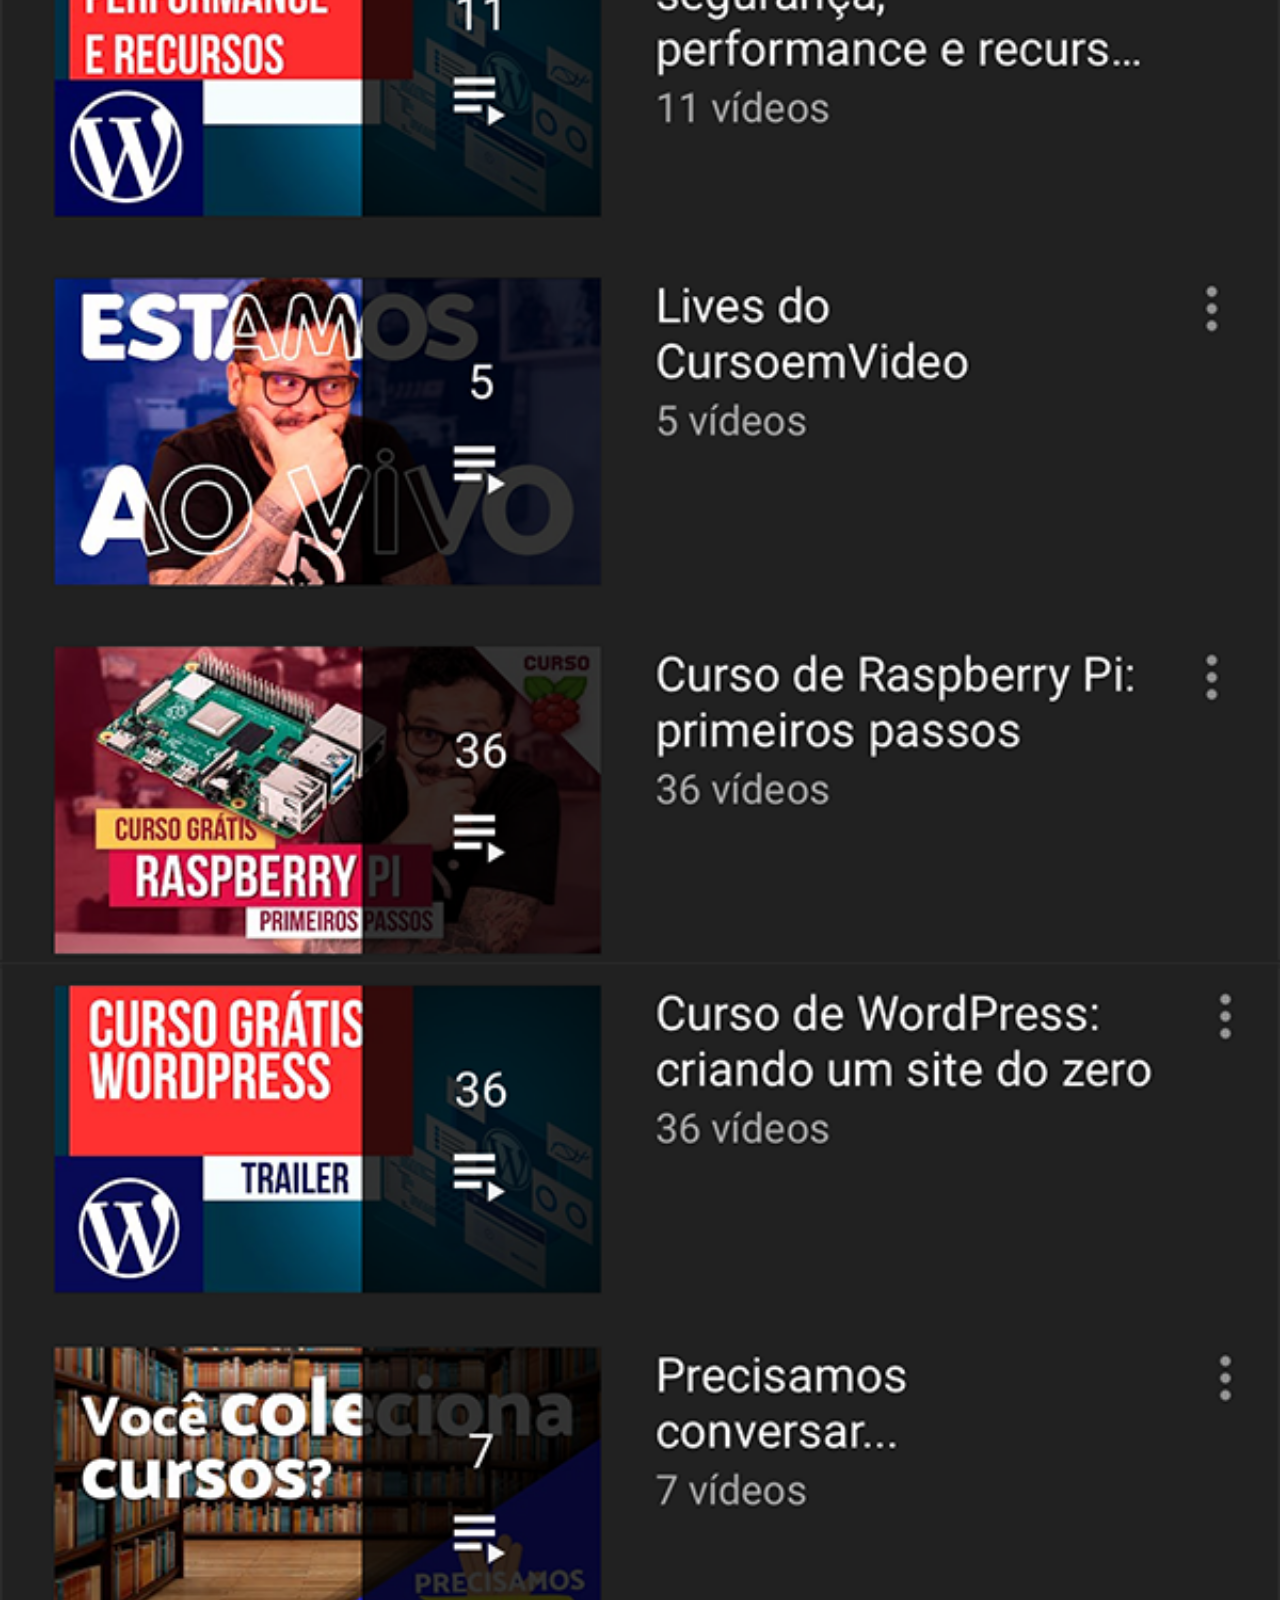
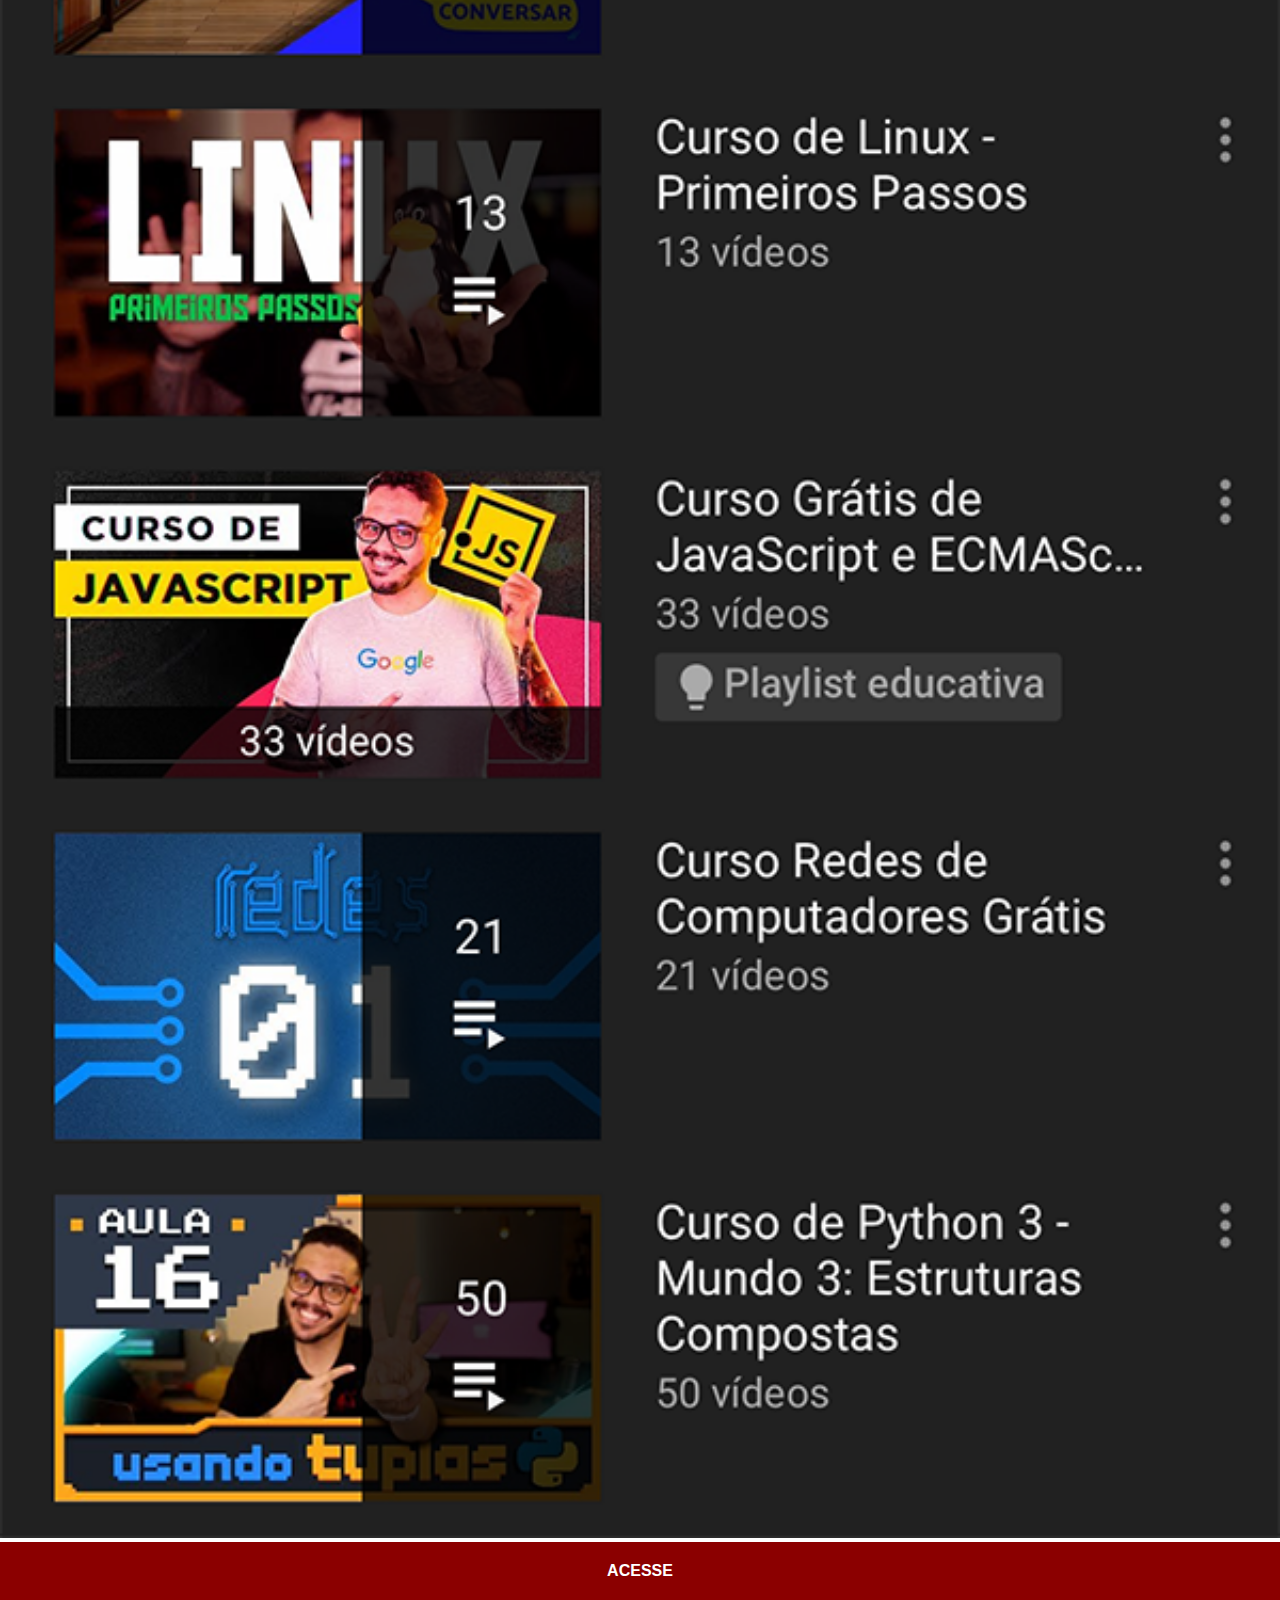
<file: youtube.html>
<!DOCTYPE html>
<html lang="pt-br">
<head>
    <meta charset="UTF-8">
    <meta http-equiv="X-UA-Compatible" content="IE=edge">
    <meta name="viewport" content="width=device-width, initial-scale=1.0">
    <link rel="stylesheet" href="estilos/social.css">
    <title>Youtube</title>
</head>
<body>
    <img src="imagens/tela-youtube.png" alt="Youtube">
    <a href="https://www.youtube.com/c/CursoemV%C3%ADdeo/playlists" target="_blank">ACESSE</a>
</body>
</html>
</file>
<file: estilos/style.css>
@charset "UTF-8";

*{
    margin: 0px;
    padding: 0px;
    font-family: Arial, Helvetica, sans-serif;
}

html, body{
    height: 100vh;
    width: 100vw;
    background-color: black;
}

body{
    background: url('../imagens/fundo-madeira.jpg') no-repeat top center;
    background-size: cover;
    background-attachment: fixed;
}

main{
    height: 100vh;
    position: relative;
}

section#telefone{
    position: absolute;
    top: 50%;
    left: 50%;
    transform: translate(-50%, -50%);
    height: 627px;
    width: 311px;
    background: url('../imagens/frame-iphone.png') no-repeat;
}

iframe#tela{
    position: relative;
    top: 81px;
    left: 23px;
    width: 265px;
    height: 468px;
}

section#redes-sociais{
    text-align: right;
}
section#redes-sociais > a > img {
    width: 50px;
    margin: 10px;
    border-radius: 50%;
    box-shadow: 2px 2px 5px rgba(0, 0, 0, 0.733);
    box-sizing: border-box;

}

section#redes-sociais > a > img:hover{
    border: 2px solid rgba(255, 255, 255, 0.432);
    transform: translate(-3px, -3px);
    box-shadow: 5px 5px 10px rgba(0, 0, 0, 0.61);
    transition: transform 0.5s, border 1s;
}
</file>
<file: estilos/social.css>
@charset "UTF-8";

::-webkit-scrollbar{
    width: 0px;
    height: 0px;
}

*{
    margin: 0px;
    padding: 0px;
    font-family: Arial, Helvetica, sans-serif;
}

img{
    width: 100vw;

}

a{
    display: block;
    background-color: darkred;
    color: white;
    padding: 20px;
    text-align: center;
    font-weight: bolder;
    text-decoration: none;
}

a:hover{
    background-color: red;
}
</file>
